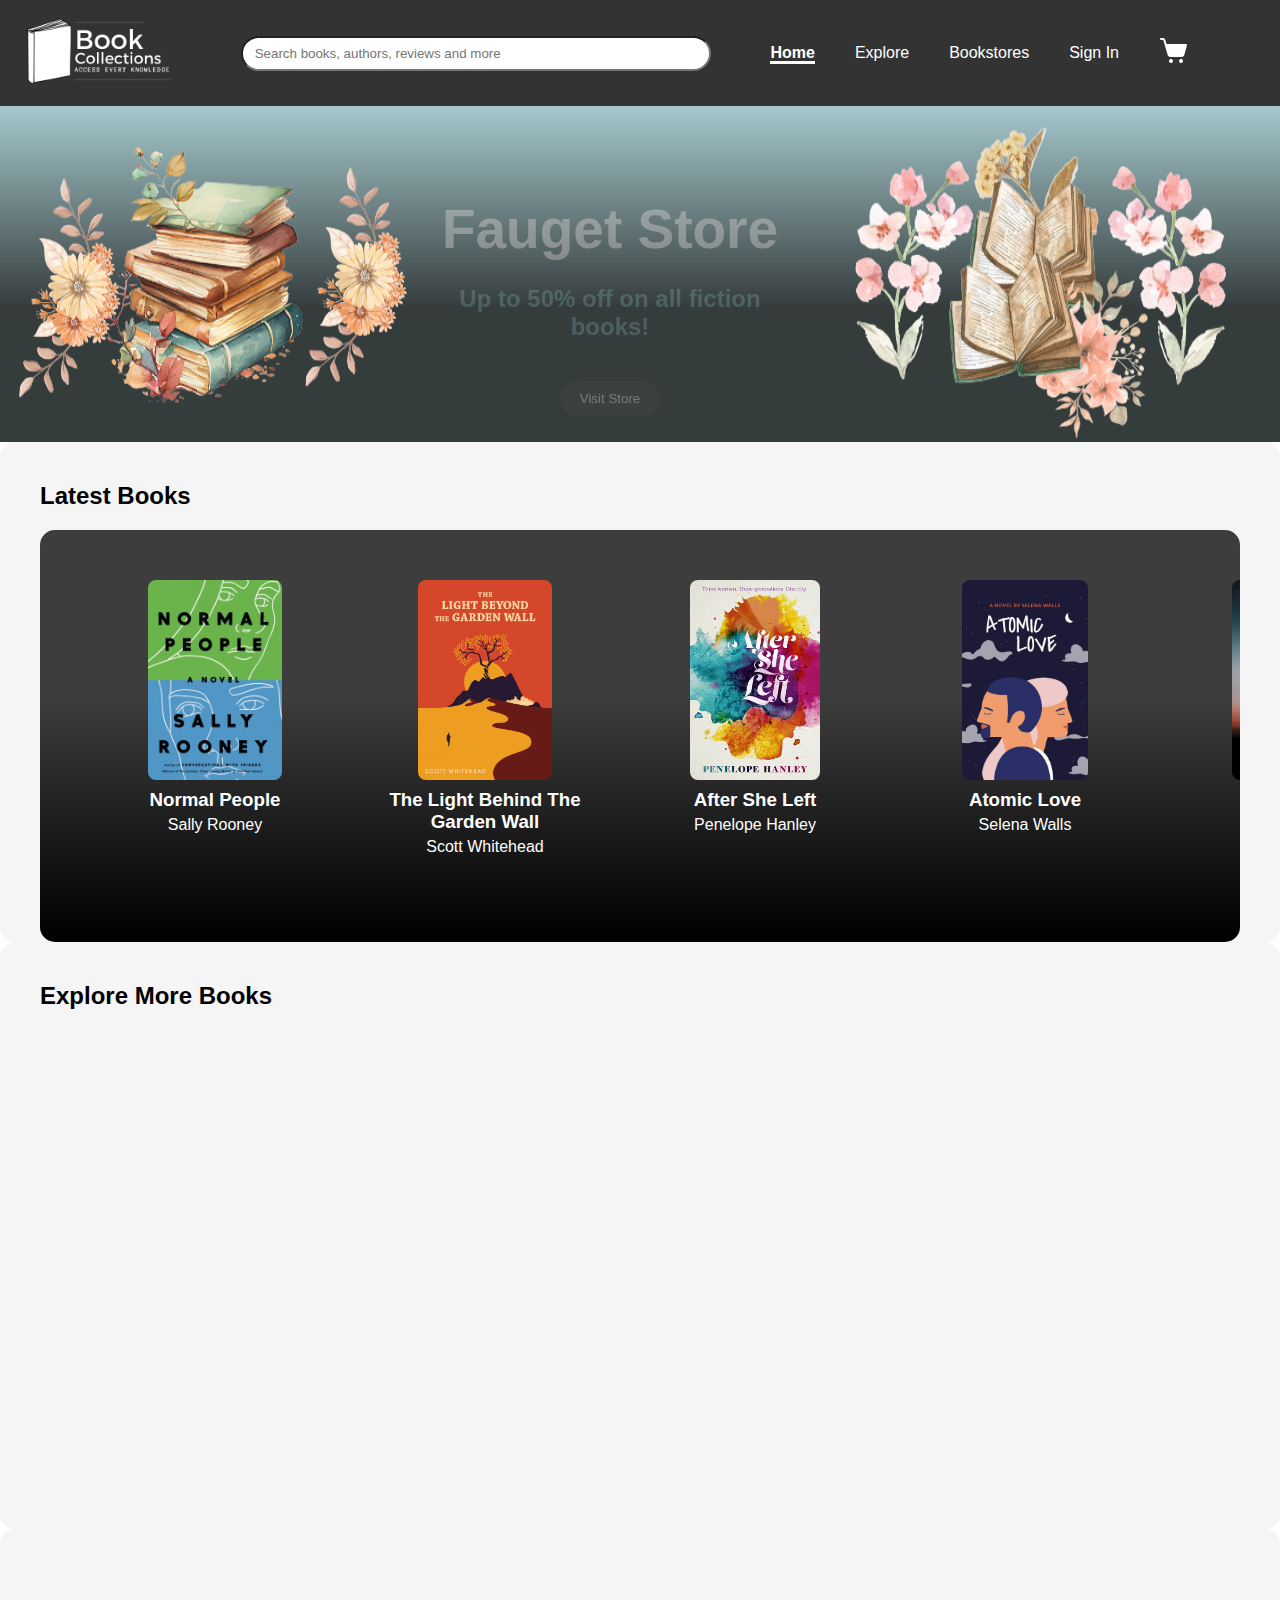
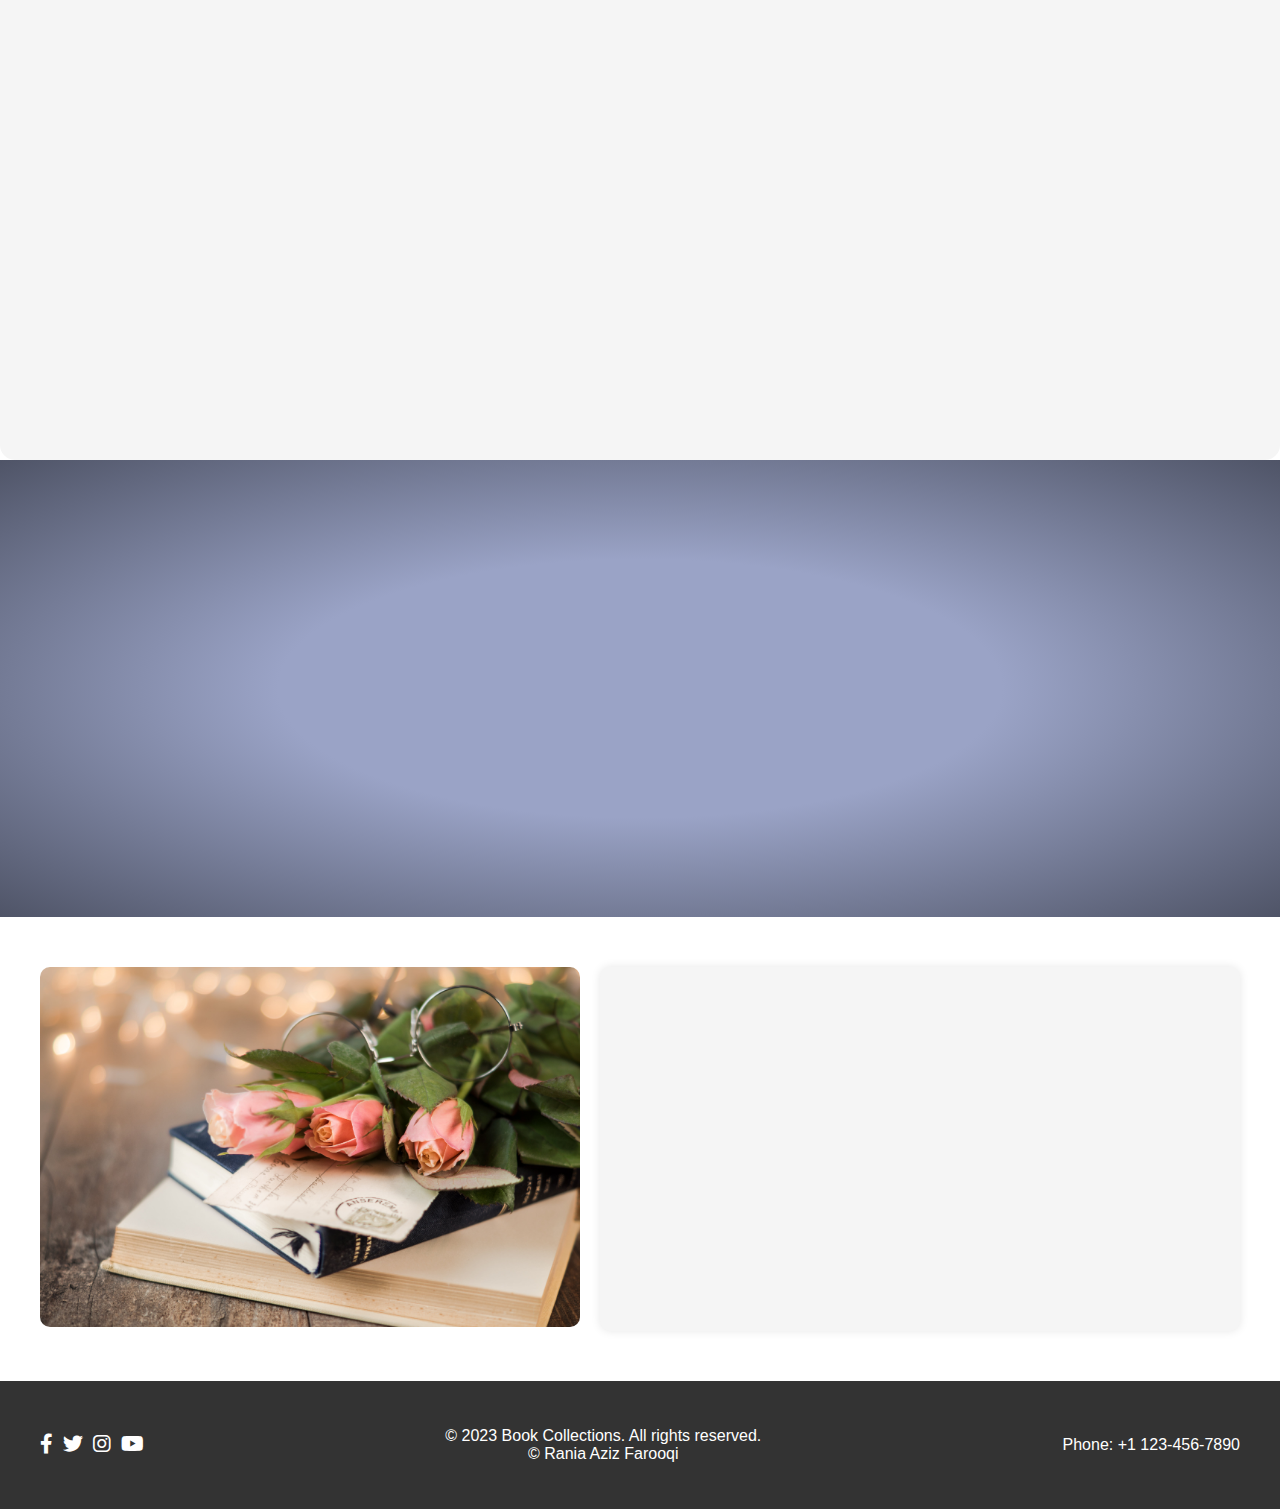
<file: index.html>
<!DOCTYPE html>
<html lang="en">
<head>
    <meta charset="UTF-8">
    <meta name="viewport" content="width=device-width, initial-scale=1.0">
    <script src="https://cdnjs.cloudflare.com/ajax/libs/gsap/3.12.2/gsap.min.js"></script> <!--importing gsap-->
    <link rel="stylesheet" href="https://cdnjs.cloudflare.com/ajax/libs/font-awesome/6.0.0-beta2/css/all.min.css"><!--to import the icons in the footer-->
    <link rel="icon" href="bookstore-logo.png" type="image/x-icon"/> <!--setting the window icon-->
    <title>Home | Book Collections</title> <!--naming the tab-->
    <link rel="stylesheet" href="styles.css"> <!--attaching the stylesheet-->
</head>
<body>

    <header> <!--common header among the pages-->
        <div class="top-bar">
            <div class="logo-container"> <!--logo-->
                <a href="index.html"><img src="bookstore-logo.png" alt="Bookstore Logo"></a> <!--the logo links to the index page-->
            </div>
            <div class="search-bar"> <!--search bar-->
                <input type="text" placeholder=" Search books, authors, reviews and more"> <!--text within the search bar-->
            </div>
            <div class="right-section"> <!--nav links-->
                <nav>
                    <input type="checkbox" class="toggle-menu"> <!--hamburger menu (hidden initially)-->
                    <div class="hamburger"></div>
                    <ul class="menu">
                        <li><a href="index.html" class="active">Home</a></li> <!--active-->
                        <li><a href="explore.html">Explore</a></li>
                        <li><a href="bookstore.html">Bookstores</a></li>
                        <li><a href="signin.html">Sign In</a></li>
                        <li><a href="cart.html"><img src="cart-icon.png" alt="Cart"></a></li> <!--cart icon-->
                    </ul>
                </nav>
            </div>
        </div>
    </header>


    <!--image section with a call-to-action button -->
    <div class="image-section" onmousemove="draw(event)"><!--calls the function to draw using cursor when hovered over-->
        <img src="bookstore-image1.png" alt="Bookstore Image">
        <div class="text-content">
            <h1>Fauget Store</h1>
            <h3>Up to 50% off on all fiction books!</h3>
            <button class="visit-store-btn">Visit Store</button>
        </div>
        <img src="bookstore-image2.png" alt="Bookstore Image">
    </div>

    <!--section for displaying the latest books -->
    <section id="latest-books">
        <h2 class="fade-in">Latest Books</h2>
        <div class="book-scroller fade-in"> <!--scroller-->
            <div class="book"> <!--book cover and details-->
                <img src="book1.jpg" alt="Book 1">
                <h3>Normal People</h3>
                <p>Sally Rooney</p>
                <div class="add-to-cart">
                    <button>Add to Cart</button> <!--activates on hover-->
                </div>
            </div>
            <div class="book"> <!--book cover and details-->
                <img src="book2.jpg" alt="Book 2">
                <h3>The Light Behind The Garden Wall</h3>
                <p>Scott Whitehead</p>
                <div class="add-to-cart">
                    <button>Add to Cart</button> <!--activates on hover-->
                </div>
            </div>
            <div class="book"> <!--book cover and details-->
                <img src="book3.jpg" alt="Book 3">
                <h3>After She Left</h3>
                <p>Penelope Hanley</p>
                <div class="add-to-cart">
                    <button>Add to Cart</button> <!--activates on hover-->
                </div>
            </div>
            <div class="book"> <!--book cover and details-->
                <img src="book4.jpg" alt="Book 4">
                <h3>Atomic Love</h3>
                <p>Selena Walls</p>
                <div class="add-to-cart">
                    <button>Add to Cart</button> <!--activates on hover-->
                </div>
            </div>
            <div class="book"> <!--book cover and details-->
                <img src="book5.jpg" alt="Book 5">
                <h3>Memory</h3>
                <p>Angelina Aludo</p>
                <div class="add-to-cart">
                    <button>Add to Cart</button> <!--activates on hover-->
                </div>
            </div>
            <div class="book"> <!--book cover and details-->
                <img src="book6.png" alt="Book 6">
                <h3>Bigger & Better</h3>
                <p>Kevin Lee</p>
                <div class="add-to-cart">
                    <button>Add to Cart</button> <!--activates on hover-->
                </div>
            </div>
            <div class="book"> <!--book cover and details-->
                <img src="book7.jpg" alt="Book 7">
                <h3>The Night She Disappeared</h3>
                <p>Lisa Jewell</p>
                <div class="add-to-cart">
                    <button>Add to Cart</button> <!--activates on hover-->
                </div>
            </div>
            <div class="book"> <!--book cover and details-->
                <img src="book8.jpg" alt="Book 8">
                <h3>The Silent Patient</h3>
                <p>Alex Michaelides</p>
                <div class="add-to-cart">
                    <button>Add to Cart</button> <!--activates on hover-->
                </div>
            </div>
        </div>
        
    </section>

    <!--section for exploring more books -->
    <section id="explore">
        <h2 class="fade-in">Explore More Books</h2>
        <div class="book-scroller fade-in"><!--scroller-->
            <div class="book"> <!--book cover and details-->
                <img src="book9.jpg" alt="Book 1">
                <h3>Harry Potter And The Deathly Hallows</h3>
                <p>J.K. Rowling</p>
                <div class="add-to-cart">
                    <button>Add to Cart</button> <!--activates on hover-->
                </div>
            </div>
            <div class="book"> <!--book cover and details-->
                <img src="book12.jpg" alt="Book 2">
                <h3>Beyond the Wand</h3>
                <p>Tom Felton</p>
                <div class="add-to-cart">
                    <button>Add to Cart</button> <!--activates on hover-->
                </div>
            </div>
            <div class="book"> <!--book cover and details-->
                <img src="book16.jpg" alt="Book 3">
                <h3>Letters To The Lost</h3>
                <p>Bridgit Kemmerer</p>
                <div class="add-to-cart">
                    <button>Add to Cart</button> <!--activates on hover-->
                </div>
            </div>
            <div class="book"> <!--book cover and details-->
                <img src="book11.jpg" alt="Book 4">
                <h3>A Good Girl's Guide To Murder</h3>
                <p>Holly Jackson</p>
                <div class="add-to-cart">
                    <button>Add to Cart</button> <!--activates on hover-->
                </div>
            </div>
            <div class="book"> <!--book cover and details-->
                <img src="book13.jpg" alt="Book 5">
                <h3>Madly, Deeply: The Alan Rickman Diaries</h3>
                <p>Alan Rickman</p>
                <div class="add-to-cart">
                    <button>Add to Cart</button> <!--activates on hover-->
                </div>
            </div>
            <div class="book"> <!--book cover and details-->
                <img src="book14.jpg" alt="Book 6">
                <h3>A Thousand Splendid Suns</h3>
                <p>Khaled Hosseini</p>
                <div class="add-to-cart">
                    <button>Add to Cart</button> <!--activates on hover-->
                </div>
            </div>
            <div class="book"> <!--book cover and details-->
                <img src="book10.jpg" alt="Book 7">
                <h3>Holly</h3>
                <p>Stephen King</p>
                <div class="add-to-cart">
                    <button>Add to Cart</button> <!--activates on hover-->
                </div>
            </div>
            <div class="book"> <!--book cover and details-->
                <img src="book15.jpg" alt="Book 8">
                <h3>Traitors Gate</h3>
                <p>Jeffrey Archer</p>
                <div class="add-to-cart">
                    <button>Add to Cart</button> <!--activates on hover-->
                </div>
            </div>
        </div>
        <div class="explore-more-container fade-in">
            <button class="explore-more-btn"><a href="explore.html">Explore More</a></button> <!--link to the explore page-->
        </div>
    </section>

    <!--section for displaying local bookstores-->
    <section id="bookstores">
        <h2 class="fade-in">Local Bookstores</h2>
        <div class="bookstore-scroller fade-in"> <!--scroller-->
            <div class="bookstore"> <!--bookstore logo and name-->
                <img src="bookstore1.jpg" alt="Bookstore 1">
                <h3>CoolBook Bookstore</h3>
            </div>
            <div class="bookstore"> <!--bookstore logo and name-->
                <img src="bookstore2.jpg" alt="Bookstore 2">
                <h3>Word Bookstore</h3>
            </div>
            <div class="bookstore"> <!--bookstore logo and name-->
                <img src="bookstore3.png" alt="Bookstore 1">
                <h3>The Story Shop</h3>
            </div>
            <div class="bookstore"> <!--bookstore logo and name-->
                <img src="bookstore4.png" alt="Bookstore 2">
                <h3>Box Of Books</h3>
            </div>
            <div class="bookstore"> <!--bookstore logo and name-->
                <img src="bookstore5.png" alt="Bookstore 1">
                <h3>Mouse & Bear Books</h3>
            </div>
            <div class="bookstore"> <!--bookstore logo and name-->
                <img src="bookstore6.jpg" alt="Bookstore 2">
                <h3>Booke Bookstore</h3>
            </div>
        </div>
        <div class="explore-more-container fade-in">
            <button class="explore-more-btn"><a href="bookstore.html">Explore More</a></button> <!--links to the bookstore page-->
        </div>
        </div>
    </section>
    
    <!--image section as a banner-->
    <div class="image-section2">
        <img src="hp1.png" alt="Bookstore Image" class="hpimage1 fade-in">
        <div class="text2 fade-in">
            <h1 class="fade-in">Harry Potter Box Set</h1>
            <h3 class="fade-in">Only for 199.99 AED on The Story Shop!</h3>
            <button class="visit-store-btn fade-in">Visit Store</button>
        </div>
        <img src="hp2.png" alt="Bookstore Image" class="hpimage fade-in">
    </div>

    <!--section for signing up for a newsletter-->
    <div class="newsletter-section">
        <div class="newsletter-image">
            <img src="newsletter-image.jpeg" alt="Newsletter Image">
        </div>
        <div class="newsletter-container">
            <h2 class="fade-in">Sign up for our newsletter</h2>
            <p class="fade-in">Get the latest updates on new releases, promotions, and more.</p>
            <form class="newsletter-form fade-in"><!--for,-->
                <input type="email" placeholder="Your email address" required>
                <button type="submit">Subscribe</button>
            </form>
        </div>
    </div>
    <a href="#" class="back-to-top"><i class="fas fa-arrow-up"></i></a> <!--this link is for displaying a back to the top button-->

    <!--common footer-->
    <footer>
      <div class="footer-content">
        <div class="social-media"><!--the icons are imported from Font Awesome Library-->
          <a href="#" class="social-link"><i class="fab fa-facebook-f"></i></a><!--the class refers to the icons form the library-->
          <a href="#" class="social-link"><i class="fab fa-twitter"></i></a>
          <a href="#" class="social-link"><i class="fab fa-instagram"></i></a>
          <a href="#" class="social-link"><i class="fab fa-youtube"></i></a>
        </div>
        <p>&copy; 2023 Book Collections. All rights reserved.<br>&copy; Rania Aziz Farooqi </p><!--The copyright-->
  
        <div class="contact-info">
          <p>Phone: +1 123-456-7890</p>
        </div>
      </div>
    </footer>

    <script src="scripts.js"></script><!--linking external script-->

    <script>    
        function draw(e) { //function for cursor hover
            const canvas = document.createElement('div');
            canvas.className = 'canvas';

            const xPos = e.clientX;
            const yPos = e.clientY;

            canvas.style.width = '40px';
            canvas.style.height = '40px';
            canvas.style.borderRadius = '50%';
            canvas.style.opacity=0.4;
            canvas.style.position = 'absolute';
            canvas.style.top = `${yPos - 30}px`;
            canvas.style.left = `${xPos - 20}px`;
            canvas.style.transition = 'all 0.3s ease-out';

            const randomColor = getRandomColor(); //gets color for the circles
            canvas.style.background = randomColor;

            document.body.appendChild(canvas);

            setTimeout(() => {
                canvas.style.transform = 'scale(0)';
            }, 10);

            setTimeout(() => {
                document.body.removeChild(canvas);
            }, 310);
        }

        function getRandomColor() { //function to get a random color
            const letters = '0123456789ABCDEF';
            let color = '#';
            for (let i = 0; i < 6; i++) {
                color += letters[Math.floor(Math.random() * 16)];
            }
            return color;
        }
    </script>
</body>
</html>
</file>
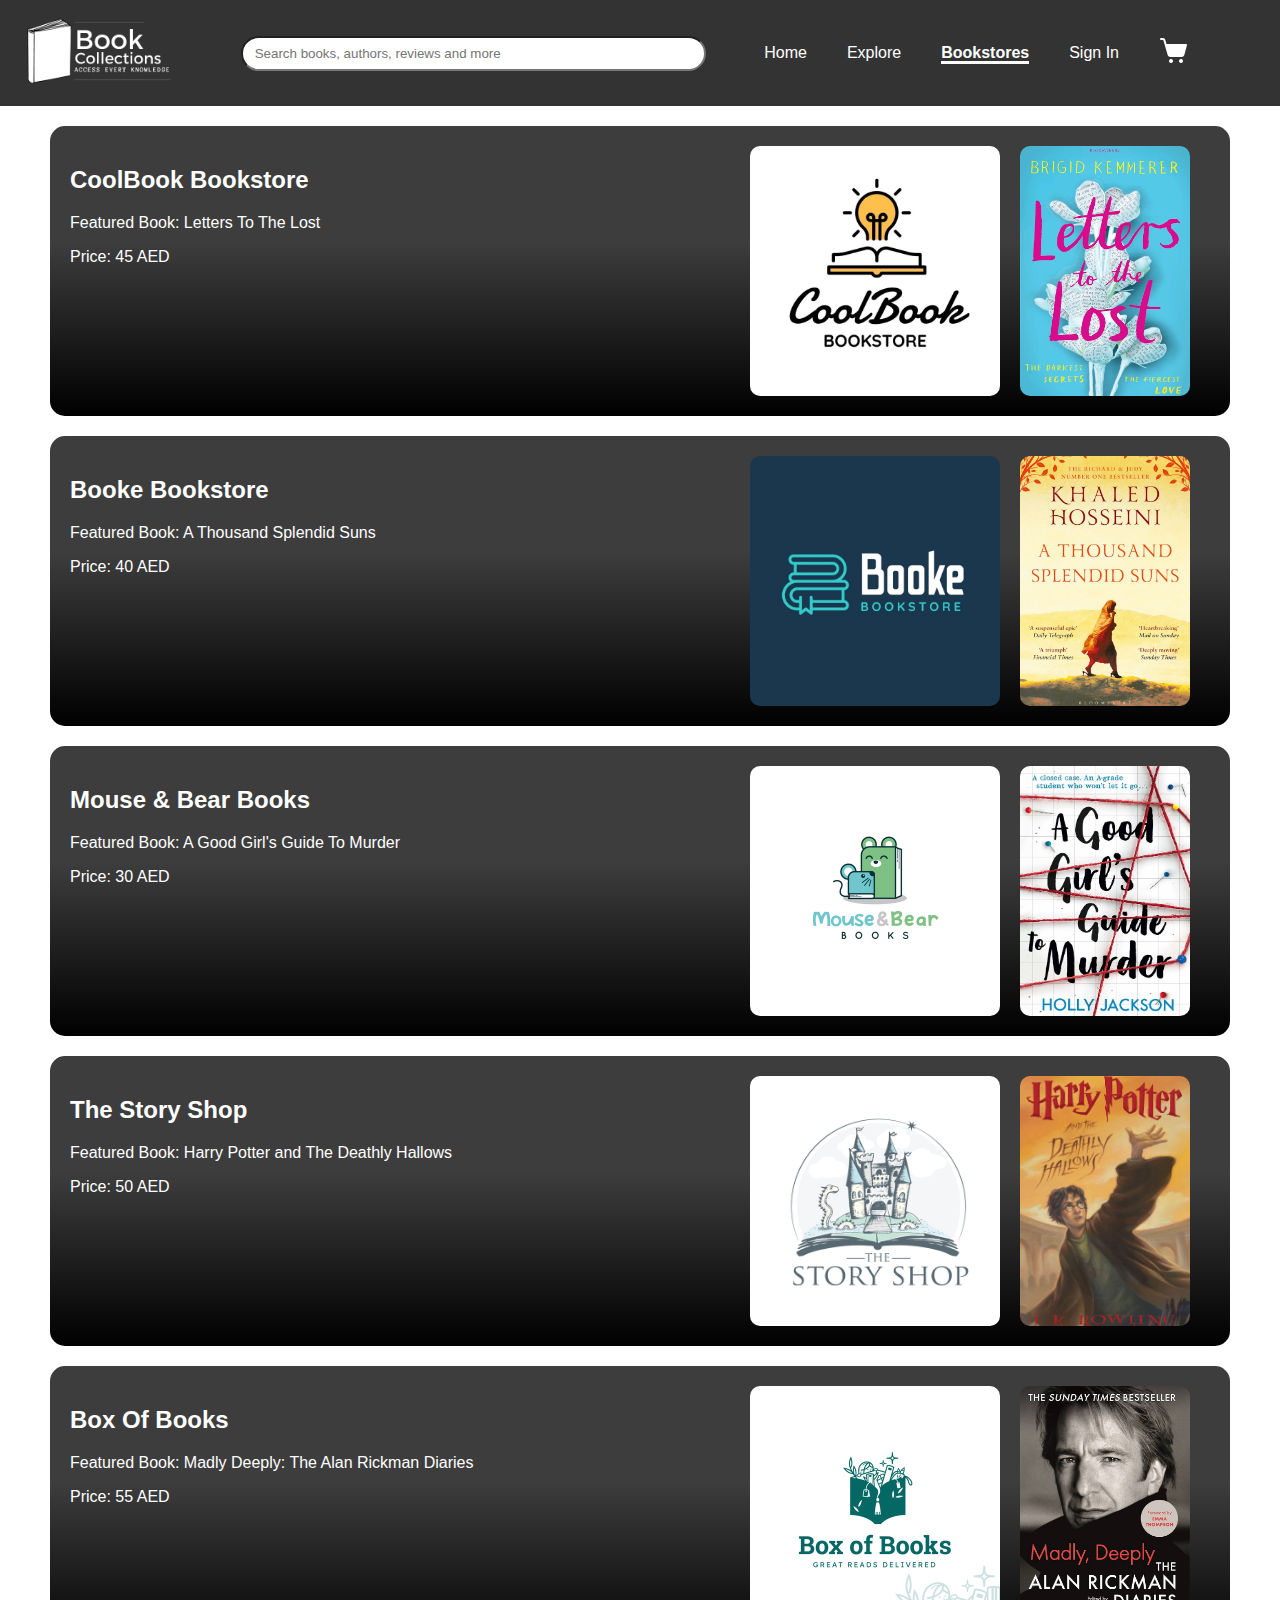
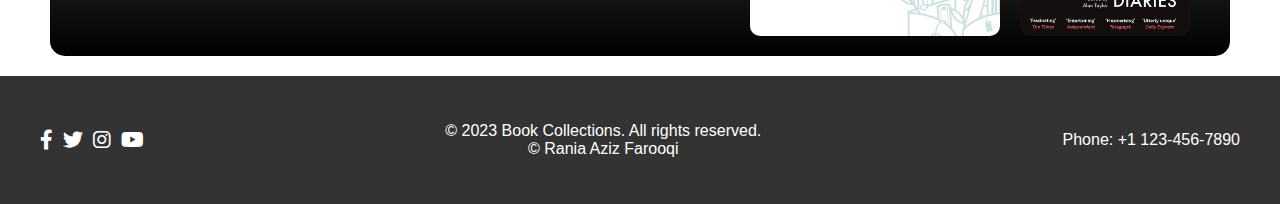
<file: bookstore.html>
<!DOCTYPE html>
<html lang="en">
<head>
    <meta charset="UTF-8">
    <meta name="viewport" content="width=device-width, initial-scale=1.0">
    <script src="https://cdnjs.cloudflare.com/ajax/libs/gsap/3.12.2/gsap.min.js"></script> <!--importing gsap-->
    <link rel="stylesheet" href="https://cdnjs.cloudflare.com/ajax/libs/font-awesome/6.0.0-beta2/css/all.min.css"><!--to import the icons in the footer-->
    <link rel="icon" href="bookstore-logo.png" type="image/x-icon"/> <!--setting the window icon-->
    <title>Bookstores | Book Collections</title> <!--naming the tab-->
    <link rel="stylesheet" href="styles.css"> <!--attaching the stylesheet-->
</head>
<body>

    <header> <!--common header among the pages-->
        <div class="top-bar">
            <div class="logo-container"> <!--logo-->
                <a href="index.html"><img src="bookstore-logo.png" alt="Bookstore Logo"></a> <!--the logo links to the index page-->
            </div>
            <div class="search-bar"> <!--search bar-->
                <input type="text" placeholder=" Search books, authors, reviews and more"> <!--text within the search bar-->
            </div>
            <div class="right-section"> <!--nav links-->
                <nav>
                    <input type="checkbox" class="toggle-menu"> <!--hamburger menu (hidden initially)-->
                    <div class="hamburger"></div>
                    <ul class="menu">
                        <li><a href="index.html">Home</a></li> 
                        <li><a href="explore.html">Explore</a></li>
                        <li><a href="bookstore.html"  class="active">Bookstores</a></li> <!--active-->
                        <li><a href="signin.html">Sign In</a></li>
                        <li><a href="cart.html"><img src="cart-icon.png" alt="Cart"></a></li> <!--cart icon-->
                    </ul>
                </nav>
            </div>
        </div>
    </header>

    <!--bookstore section-->
    <!--JavaScript for the hover animation-->
    <div class="bookstore-section" onmouseover="animateBookstoreSection(this)" onmouseout="resetBookstoreSection(this)"> 
        <div class="bookstore-info"> <!--bookstore info and logo + featured book info and cover-->
            <h2>CoolBook Bookstore</h2>
            <p>Featured Book: Letters To The Lost</p>
            <p>Price: 45 AED</p>
        </div>
        <div class="bookstore-images">
            <img src="bookstore1.jpg" alt="Bookstore 1" class="store">
            <img src="book16.jpg" alt="Featured Book">
        </div>
    </div>

    <!--JavaScript for the hover animation-->
    <div class="bookstore-section" onmouseover="animateBookstoreSection(this)" onmouseout="resetBookstoreSection(this)">
        <div class="bookstore-info"> <!--bookstore info and logo + featured book info and cover-->
            <h2>Booke Bookstore</h2>
            <p>Featured Book: A Thousand Splendid Suns</p>
            <p>Price: 40 AED</p>
        </div>
        <div class="bookstore-images">
            <img src="bookstore6.jpg" alt="Bookstore 1" class="store">
            <img src="book14.jpg" alt="Featured Book">
        </div>
    </div>

    <!--JavaScript for the hover animation-->
    <div class="bookstore-section" onmouseover="animateBookstoreSection(this)" onmouseout="resetBookstoreSection(this)">
        <div class="bookstore-info"> <!--bookstore info and logo + featured book info and cover-->
            <h2>Mouse & Bear Books</h2>
            <p>Featured Book: A Good Girl's Guide To Murder</p>
            <p>Price: 30 AED</p>
        </div>
        <div class="bookstore-images">
            <img src="bookstore5.png" alt="Bookstore 1" class="store">
            <img src="book11.jpg" alt="Featured Book">
        </div>
    </div>

    <!--JavaScript for the hover animation-->
    <div class="bookstore-section" onmouseover="animateBookstoreSection(this)" onmouseout="resetBookstoreSection(this)">
        <div class="bookstore-info"> <!--bookstore info and logo + featured book info and cover-->
            <h2>The Story Shop</h2>
            <p>Featured Book: Harry Potter and The Deathly Hallows</p>
            <p>Price: 50 AED</p>
        </div>
        <div class="bookstore-images">
            <img src="bookstore3.png" alt="Bookstore 1" class="store">
            <img src="book9.jpg" alt="Featured Book">
        </div>
    </div>

    <!--JavaScript for the hover animation-->
    <div class="bookstore-section" onmouseover="animateBookstoreSection(this)" onmouseout="resetBookstoreSection(this)">
        <div class="bookstore-info"> <!--bookstore info and logo + featured book info and cover-->
            <h2>Box Of Books</h2>
            <p>Featured Book: Madly Deeply: The Alan Rickman Diaries</p>
            <p>Price: 55 AED</p>
        </div>
        <div class="bookstore-images">
            <img src="bookstore4.png" alt="Bookstore 1" class="store">
            <img src="book13.jpg" alt="Featured Book">
        </div>
    </div>


    <a href="#" class="back-to-top"><i class="fas fa-arrow-up"></i></a> <!--this link is for displaying a back to the top button-->

    <!--common footer-->
    <footer>
      <div class="footer-content">
        <div class="social-media"><!--the icons are imported from Font Awesome Library-->
          <a href="#" class="social-link"><i class="fab fa-facebook-f"></i></a><!--the class refers to the icons form the library-->
          <a href="#" class="social-link"><i class="fab fa-twitter"></i></a>
          <a href="#" class="social-link"><i class="fab fa-instagram"></i></a>
          <a href="#" class="social-link"><i class="fab fa-youtube"></i></a>
        </div>
        <p>&copy; 2023 Book Collections. All rights reserved.<br>&copy; Rania Aziz Farooqi </p><!--The copyright-->
  
        <div class="contact-info">
          <p>Phone: +1 123-456-7890</p>
        </div>
      </div>
    </footer>

    <script src="scripts.js"></script>
    <script>
        //changes the scale of the section
        function animateBookstoreSection(element) {
            element.style.transform = 'scale(1.05)';
        }

        function resetBookstoreSection(element) {
            element.style.transform = 'scale(1)';
        }

    </script>
</body>
</html>
</file>
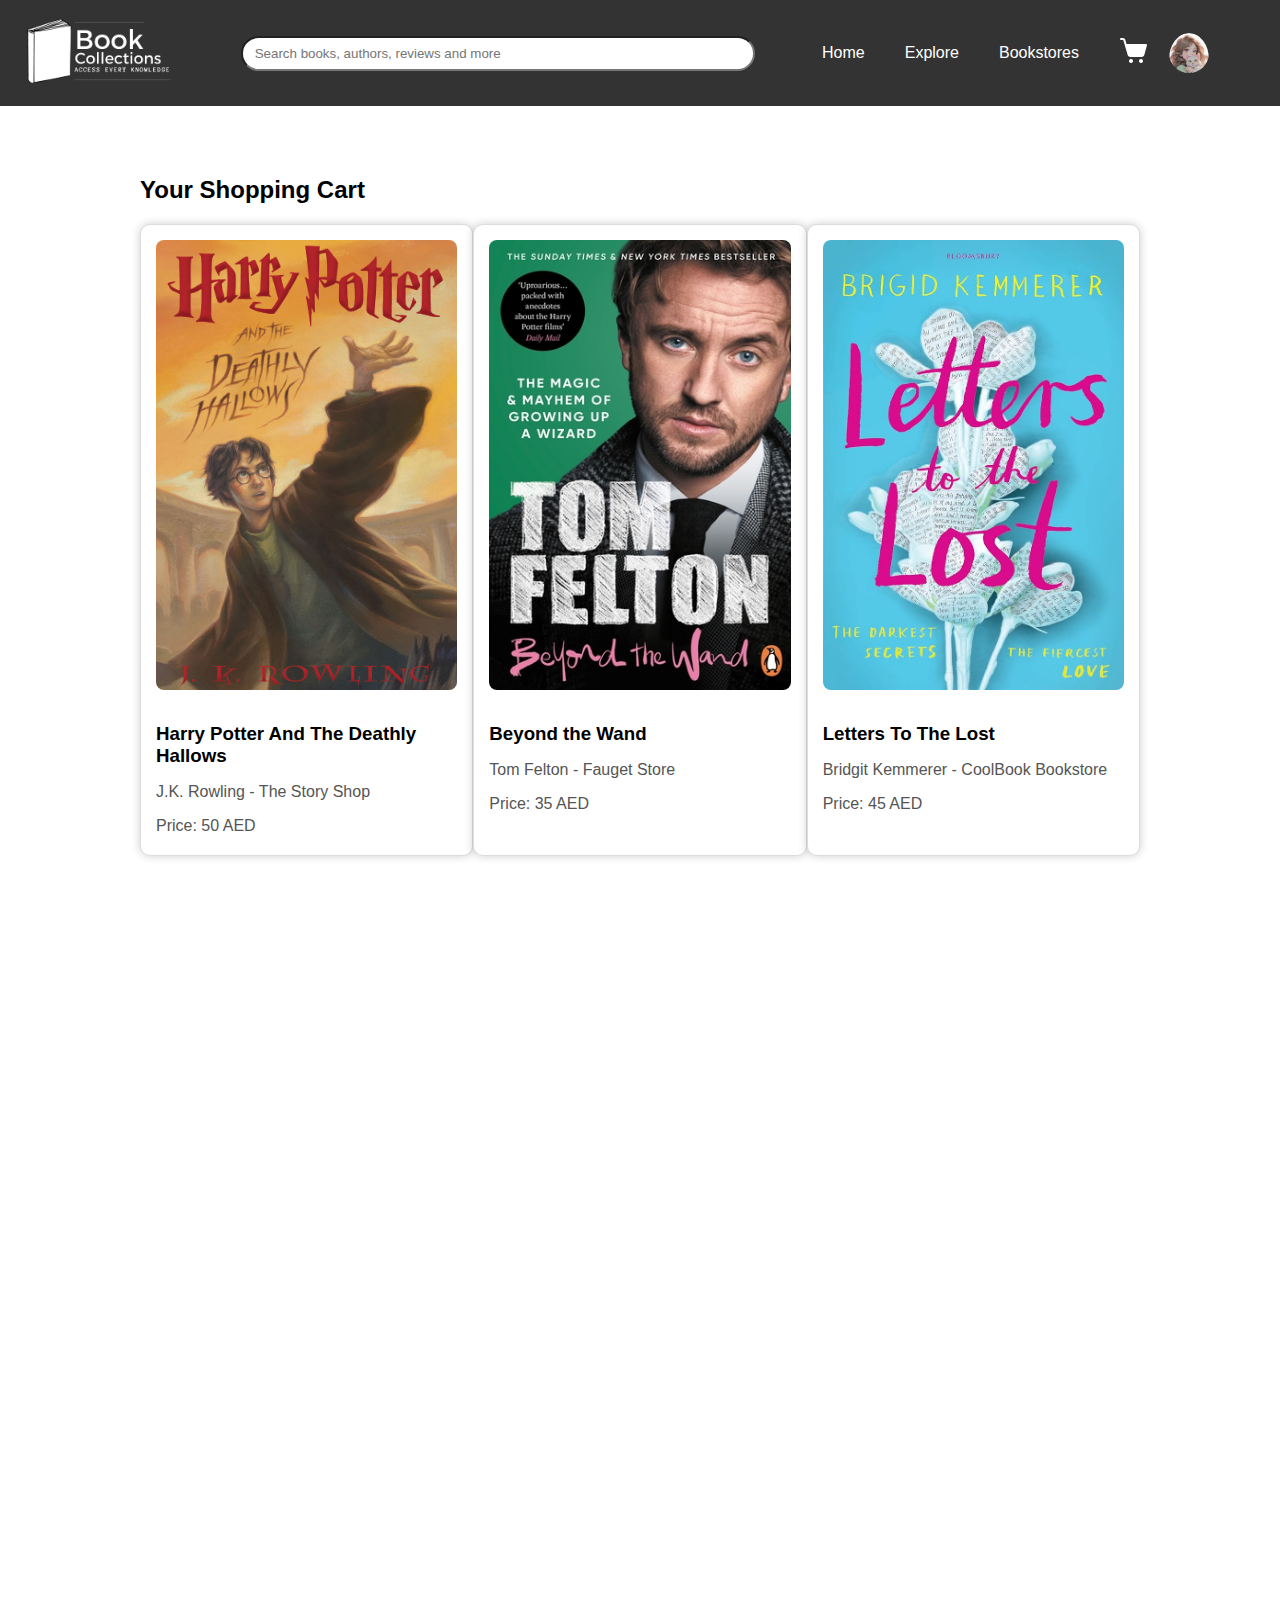
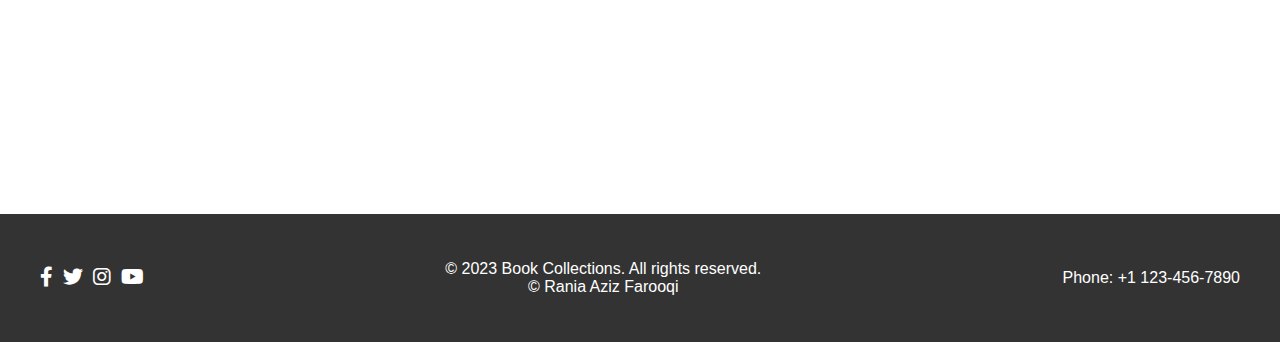
<file: cart.html>
<!DOCTYPE html>
<html lang="en">
<head>
    <meta charset="UTF-8">
    <meta name="viewport" content="width=device-width, initial-scale=1.0">
    <script src="https://cdnjs.cloudflare.com/ajax/libs/gsap/3.12.2/gsap.min.js"></script> <!--importing gsap-->
    <link rel="stylesheet" href="https://cdnjs.cloudflare.com/ajax/libs/font-awesome/6.0.0-beta2/css/all.min.css"><!--to import the icons in the footer-->
    <link rel="icon" href="bookstore-logo.png" type="image/x-icon"/> <!--setting the window icon-->
    <title>Cart | Book Collections</title> <!--naming the tab-->
    <link rel="stylesheet" href="styles.css"> <!--attaching the stylesheet-->
</head>
<body>

    <header> <!--common header among the pages-->
        <div class="top-bar">
            <div class="logo-container"> <!--logo-->
                <a href="index.html"><img src="bookstore-logo.png" alt="Bookstore Logo"></a> <!--the logo links to the index page-->
            </div>
            <div class="search-bar"> <!--search bar-->
                <input type="text" placeholder=" Search books, authors, reviews and more"> <!--text within the search bar-->
            </div>
            <div class="right-section"> <!--nav links-->
                <nav>
                    <input type="checkbox" class="toggle-menu"> <!--hamburger menu (hidden initially)-->
                    <div class="hamburger"></div>
                    <ul class="menu">
                        <li><a href="index.html">Home</a></li> 
                        <li><a href="explore.html">Explore</a></li>
                        <li><a href="bookstore.html">Bookstores</a></li>
                        <li><a href="cart.html"><img src="cart-icon.png" alt="Cart"></a></li> <!--cart icon-->
                        <div class="profile-container">
                            <!--profile picture indicating user is signed in(for the cart)-->
                            <img src="profile-picture.jpg" alt="Profile Picture">
                        </div>
                    </ul>
                </nav>


            </div>
        </div>
    </header>

    <div class="cart-page"><!--the cart-->
        <h2 class="fade-in">Your Shopping Cart</h2>
        <div class="cart-items">
            <div class="cart-item fade-in"><!--one cart card that contains the book cover and details-->
                <img src="book9.jpg" alt="Book 1">
                <div class="cart-item-details">
                    <h3>Harry Potter And The Deathly Hallows</h3>
                    <p>J.K. Rowling - The Story Shop</p>
                    <p>Price: 50 AED</p>
                </div>
                <div class="remove-btn">Remove from Cart</div> <!--activates on hover-->
            </div>
            <div class="cart-item fade-in"><!--one cart card that contains the book cover and details-->
                <img src="book12.jpg" alt="Book 2">
                <div class="cart-item-details">
                    <h3>Beyond the Wand</h3>
                    <p>Tom Felton - Fauget Store</p>
                    <p>Price: 35 AED</p>
                </div>
                <div class="remove-btn">Remove from Cart</div> <!--activates on hover-->
            </div>
            
            <div class="cart-item fade-in"><!--one cart card that contains the book cover and details-->
                <img src="book16.jpg" alt="Book 3">
                <div class="cart-item-details">
                    <h3>Letters To The Lost</h3>
                    <p>Bridgit Kemmerer - CoolBook Bookstore</p>
                    <p>Price: 45 AED</p>
                </div>
                <div class="remove-btn">Remove from Cart</div> <!--activates on hover-->
            </div>
            
            <div class="cart-item fade-in"><!--one cart card that contains the book cover and details-->
                <img src="book11.jpg" alt="Book 4">
                <div class="cart-item-details">
                    <h3>A Good Girl's Guide To Murder</h3>
                    <p>Holly Jackson - Mouse & Bear Books</p>
                    <p>Price: 30 AED</p>
                </div>
                <div class="remove-btn">Remove from Cart</div> <!--activates on hover-->
            </div>
            
            <div class="cart-item fade-in"><!--one cart card that contains the book cover and details-->
                <img src="book13.jpg" alt="Book 5">
                <div class="cart-item-details">
                    <h3>Madly, Deeply: The Alan Rickman Diaries</h3>
                    <p>Alan Rickman - Box Of Books</p>
                    <p>Price: 55 AED</p>
                </div>
                <div class="remove-btn">Remove from Cart</div> <!--activates on hover-->
            </div>
            
            <div class="cart-item fade-in"><!--one cart card that contains the book cover and details-->
                <img src="book14.jpg" alt="Book 6">
                <div class="cart-item-details">
                    <h3>A Thousand Splendid Suns</h3>
                    <p>Khaled Hosseini - Booke Bookstore</p>
                    <p>Price: 40 AED</p>
                </div>
                <div class="remove-btn">Remove from Cart</div> <!--activates on hover-->
            </div>
        </div>

        <div class="cart-summary fade-in"><!--checkout section-->
            <h3>Order Summary</h3>
            <p>Total Items: 6</p>
            <p>Subtotal: 255 AED</p>
            <p>Get a free bookmark and a bookish item for purchases over 100 AED.</p>
            <button class="checkout-btn">Proceed to Checkout</button>
        </div>
    </div>

    <a href="#" class="back-to-top"><i class="fas fa-arrow-up"></i></a> <!--this link is for displaying a back to the top button-->

    <!--common footer-->
    <footer>
      <div class="footer-content">
        <div class="social-media"><!--the icons are imported from Font Awesome Library-->
          <a href="#" class="social-link"><i class="fab fa-facebook-f"></i></a><!--the class refers to the icons form the library-->
          <a href="#" class="social-link"><i class="fab fa-twitter"></i></a>
          <a href="#" class="social-link"><i class="fab fa-instagram"></i></a>
          <a href="#" class="social-link"><i class="fab fa-youtube"></i></a>
        </div>
        <p>&copy; 2023 Book Collections. All rights reserved.<br>&copy; Rania Aziz Farooqi </p><!--The copyright-->
  
        <div class="contact-info">
          <p>Phone: +1 123-456-7890</p>
        </div>
      </div>
    </footer>

    <script src="scripts.js"></script>
</body>
</html>
</file>
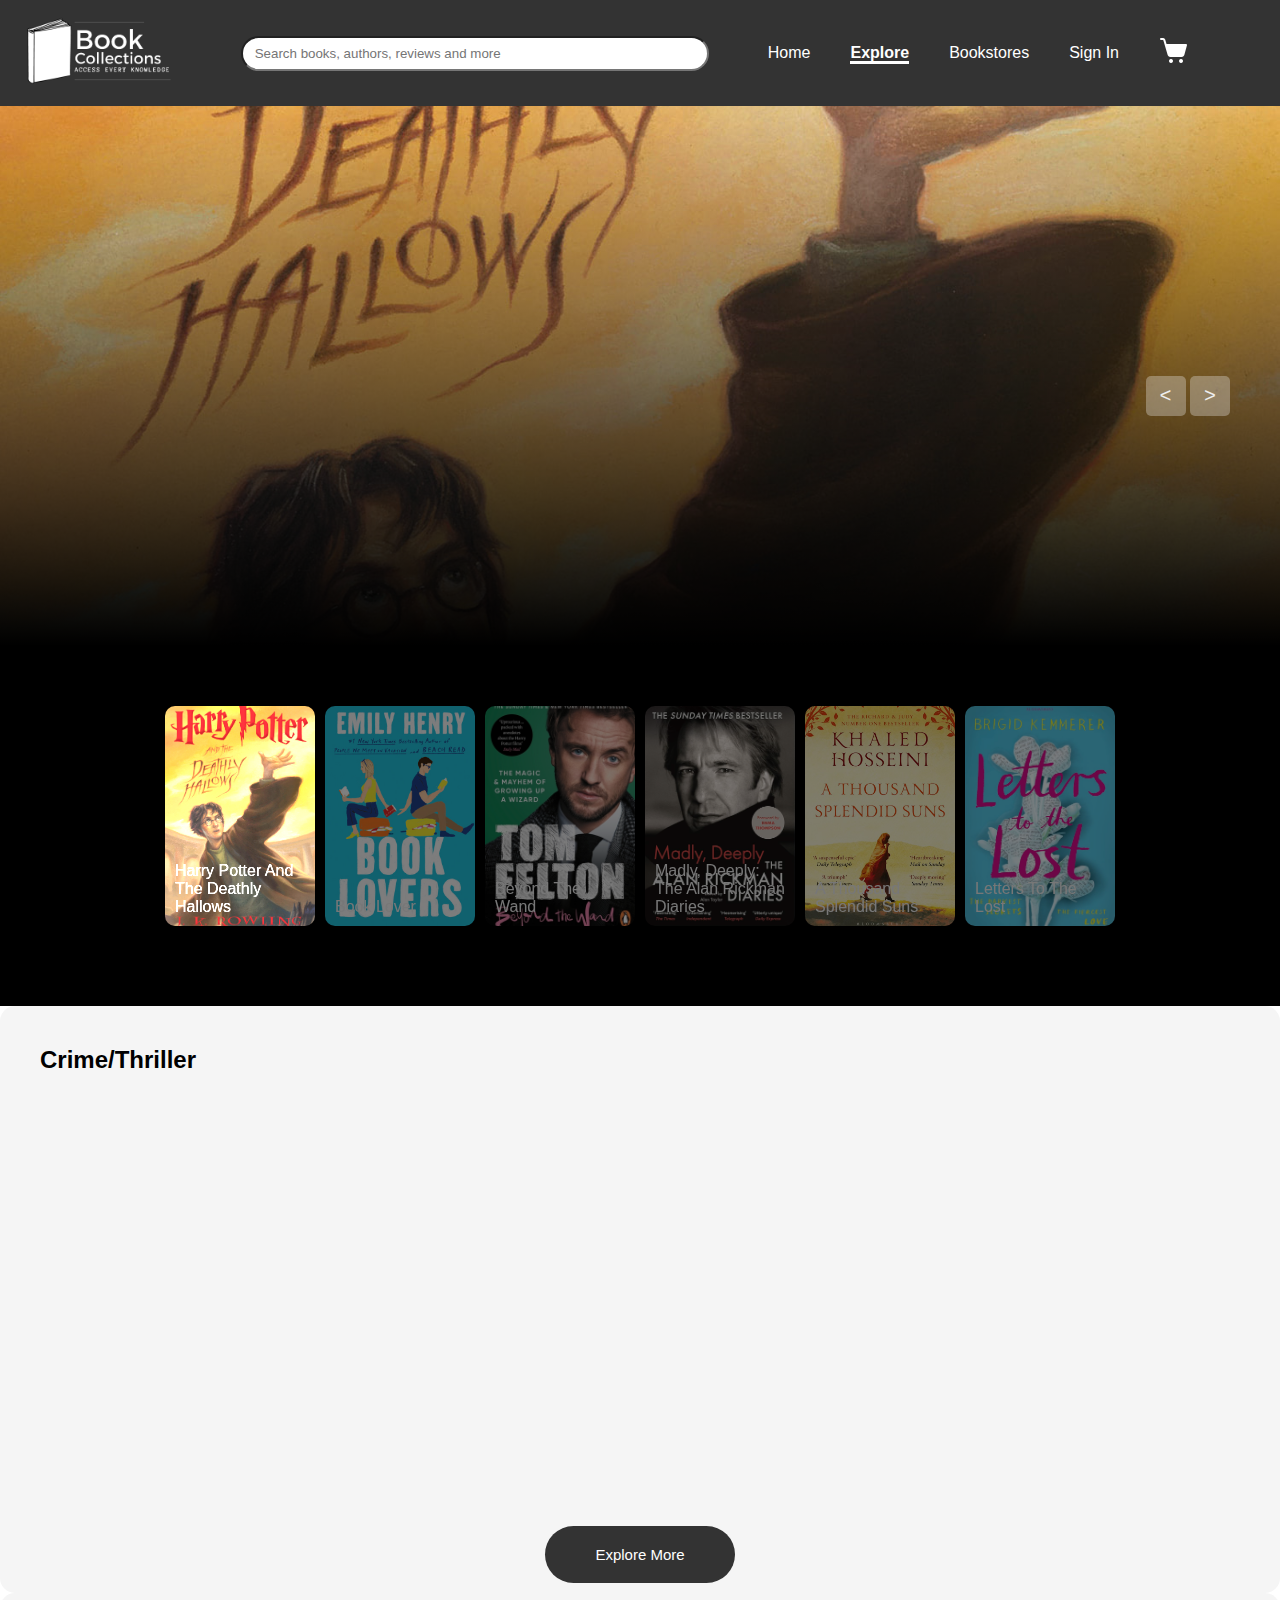
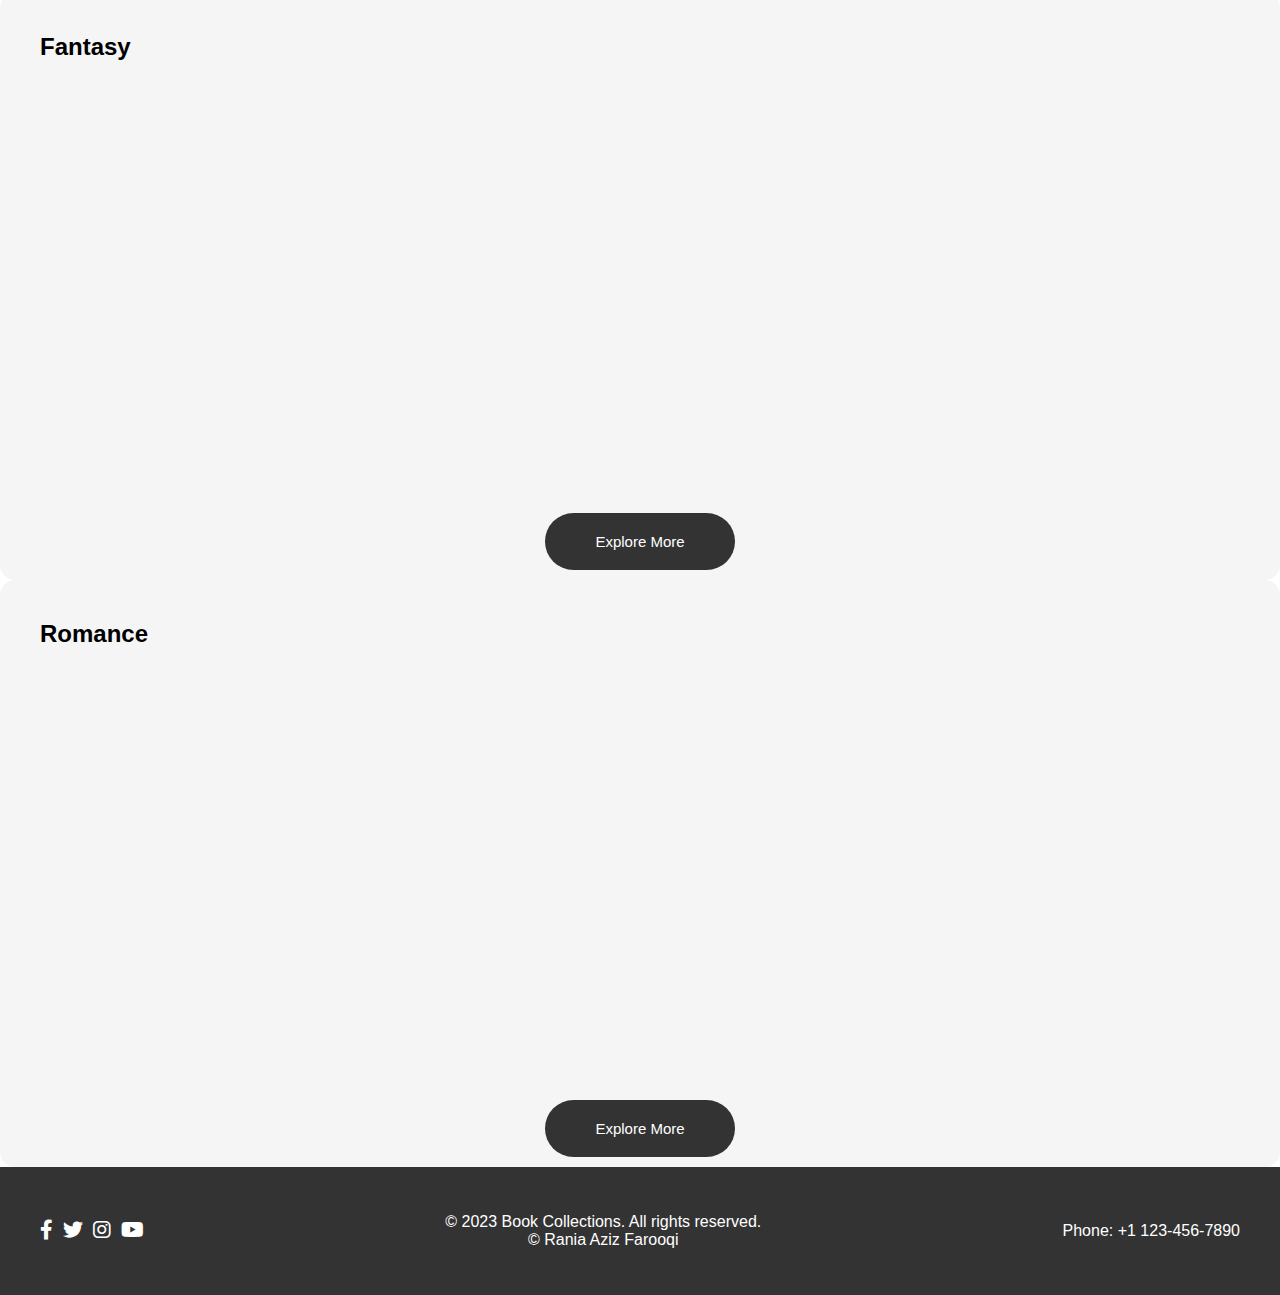
<file: explore.html>
<!DOCTYPE html>
<html lang="en">
<head>
    <meta charset="UTF-8">
    <meta name="viewport" content="width=device-width, initial-scale=1.0">
    <script src="https://cdnjs.cloudflare.com/ajax/libs/gsap/3.12.2/gsap.min.js"></script> <!--importing gsap-->
    <link rel="stylesheet" href="https://cdnjs.cloudflare.com/ajax/libs/font-awesome/6.0.0-beta2/css/all.min.css"><!--to import the icons in the footer-->
    <link rel="icon" href="bookstore-logo.png" type="image/x-icon"/> <!--setting the window icon-->
    <title>Explore | Book Collections</title> <!--naming the tab-->
    <link rel="stylesheet" href="styles.css"> <!--attaching the stylesheet-->
</head>
<body>

    <header> <!--common header among the pages-->
        <div class="top-bar">
            <div class="logo-container"> <!--logo-->
                <a href="index.html"><img src="bookstore-logo.png" alt="Bookstore Logo"></a> <!--the logo links to the index page-->
            </div>
            <div class="search-bar"> <!--search bar-->
                <input type="text" placeholder=" Search books, authors, reviews and more"> <!--text within the search bar-->
            </div>
            <div class="right-section"> <!--nav links-->
                <nav>
                    <input type="checkbox" class="toggle-menu"> <!--hamburger menu (hidden initially)-->
                    <div class="hamburger"></div>
                    <ul class="menu">
                        <li><a href="index.html">Home</a></li> 
                        <li><a href="explore.html" class="active">Explore</a></li> <!--active-->
                        <li><a href="bookstore.html">Bookstores</a></li>
                        <li><a href="signin.html">Sign In</a></li>
                        <li><a href="cart.html"><img src="cart-icon.png" alt="Cart"></a></li> <!--cart icon-->
                    </ul>
                </nav>
            </div>
        </div>
    </header>
    <div class="slider"> <!--the slider-->
        <div class="list"> 
            <div class="item active"> <!--The background of the slider (changes when the book is selected or initially has a timer). 
                Initially starts with Harry Potter-->
                <img src="book9.jpg"> <!--book image and content-->
                <div class="content">
                    <p>J.K. Rowling</p>
                    <h2>Harry Potter and The Deathly Hallows</h2>
                    <p>
                        Harry Potter and the Deathly Hallows is the seventh and final installment of the Harry Potter series. It follows Harry's 
                        quest to find and destroy Voldemort's Horcruxes, while the wizarding world falls into chaos and darkness.
                    </p>
                </div>
            </div>
            <div class="item"> <!--The background of the slider (changes when the book is selected or initially has a timer)-->
                <img src="rom2.jpg"> <!--book image and content-->
                <div class="content">
                    <p>Emily Henry</p>
                    <h2>Book Lovers</h2>
                    <p>
                        Nora Stephens is a workaholic literary agent living in New York who is dragged into a monthlong trip to the picturesque 
                        small town of Sunshine Falls, North Carolina by her younger sister. But when Nora runs into Charlie Lastra - a handsome, 
                        no-nonsense book editor she knows from New York - in Sunshine Falls, she finds herself questioning many aspects of her life.
                    </p>
                </div>
            </div>
            <div class="item"> <!--The background of the slider (changes when the book is selected or initially has a timer)-->
                <img src="book12.jpg"> <!--book image and content-->
                <div class="content">
                    <p>Tom Felton</p>
                    <h2>Beyond The Wand</h2>
                    <p>
                        Beyond the Wand by Tom Felton is a memoir that takes us behind the scenes of Harry Potter, exploring his journey from a 
                        child actor to a young adult. With candid anecdotes and insights, Felton offers a unique perspective on growing up in the 
                        spotlight.
                    </p>
                </div>
            </div>
            <div class="item"> <!--The background of the slider (changes when the book is selected or initially has a timer)-->
                <img src="book13.jpg"> <!--book image and content-->
                <div class="content">
                    <p>Alan Rickman</p>
                    <h2>Madly, Deeply: The Alan Rickman Diaries</h2>
                    <p>
                        Rickman's diaries detail the extraordinary and the ordinary, flitting between worldly and witty and gossipy, 
                        while remaining utterly candid throughout. He takes us inside his home, on trips with friends across the globe, 
                        and on the sets of films and plays ranging from Sense and Sensibility, to Noël Coward's Private Lives, to the final film 
                        he directed, A Little Chaos. Running from 1993 to his death in 2016, the diaries provide singular insight into Rickman's 
                        public and private life.
                    </p>
                </div>
            </div>
            <div class="item"> <!--The background of the slider (changes when the book is selected or initially has a timer)-->
                <img src="book14.jpg"> <!--book image and content-->
                <div class="content">
                    <p>Khaled Hosseini</p>
                    <h2>A Thousand Splendid Suns</h2>
                    <p>
                        A Thousand Splendid Suns tells the story of two women who both end up marrying the same man against their will and the 
                        deep friendship that the two of them form as a result of their experiences.
                    </p>
                </div>
            </div>
            <div class="item"> <!--The background of the slider (changes when the book is selected or initially has a timer)-->
                <img src="book16.jpg"> <!--book image and content-->
                <div class="content">
                    <p>Bridgit Kemmerer</p>
                    <h2>Letters To The Lost</h2>
                    <p>
                        Juliet Young always writes letters to her mother, a world-traveling photojournalist. Even after her mother's death, she 
                        leaves letters at her grave. It's the only way Juliet can cope. Declan Murphy isn't the sort of guy you want to cross. 
                        In the midst of his court-ordered community service at the local cemetery, he's trying to escape the demons of his past.    
                        When Declan reads a haunting letter left beside a grave, he can't resist writing back. Soon, he's opening up to a perfect 
                        stranger, and their connection is immediate. But neither Declan nor Juliet knows that they're not actually strangers. 
                        When life at school interferes with their secret life of letters, sparks will fly as Juliet and Declan discover truths 
                        that might tear them apart.
                    </p>
                </div>
            </div>
        </div>

        <!--arrow buttons for the slider-->
        <div class="arrows">
            <button id="prev"><</button>
            <button id="next">></button>
        </div>

        <!--thumbnails to click on to change the slider background-->
        <div class="thumbnail">
            <div class="item active"> <!--the thumbnail and the name of the book. initially starts with Harry Potter-->
                <img src="book9.jpg">
                <div class="content">
                    Harry Potter And The Deathly Hallows
                </div>
            </div>
            <div class="item"> <!--the thumbnail and the name of the book-->
                <img src="rom2.jpg">
                <div class="content">
                    Book Lover
                </div>
            </div>
            <div class="item"> <!--the thumbnail and the name of the book-->
                <img src="book12.jpg">
                <div class="content">
                    Beyond The Wand
                </div>
            </div>
            <div class="item"> <!--the thumbnail and the name of the book-->
                <img src="book13.jpg">
                <div class="content">
                    Madly, Deeply: The Alan Rickman Diaries
                </div>
            </div>
            <div class="item"> <!--the thumbnail and the name of the book-->
                <img src="book14.jpg">
                <div class="content">
                    A Thousand Splendid Suns
                </div>
            </div>
            <div class="item"> <!--the thumbnail and the name of the book-->
                <img src="book16.jpg">
                <div class="content">
                    Letters To The Lost
                </div>
            </div>
        </div>
    </div>

    <!--section for exploring crime/thriller books -->
    <section id="explore">
        <h2>Crime/Thriller</h2>
        <div class="book-scroller fade-in"> <!--scroller-->
            <div class="book"> <!--book cover and details-->
                <img src="ct1.jpg" alt="Book 1">
                <h3>The Fall Of Crazy House</h3>
                <p>James Patterson</p>
                <div class="add-to-cart">
                    <button>Add to Cart</button> <!--activates on hover-->
                </div>
            </div>
            <div class="book"> <!--book cover and details-->
                <img src="ct2.jpg" alt="Book 2"> <!--activates on hover-->
                <h3>Little Boy Lost</h3>
                <p>J.P. Carter</p>
                <div class="add-to-cart">
                    <button>Add to Cart</button> <!--activates on hover-->
                </div>
            </div>
            <div class="book"> <!--book cover and details-->
                <img src="ct3.jpg" alt="Book 3">
                <h3>Hanging House</h3>
                <p>Dean Rasmussen</p>
                <div class="add-to-cart">
                    <button>Add to Cart</button> <!--activates on hover-->
                </div>
            </div>
            <div class="book"> <!--book cover and details-->
                <img src="ct4.jpg" alt="Book 4">
                <h3>The Girl In The Cabin</h3>
                <p>Stacy Green</p>
                <div class="add-to-cart">
                    <button>Add to Cart</button> <!--activates on hover-->
                </div>
            </div>
            <div class="book"> <!--book cover and details-->
                <img src="ct5.jpg" alt="Book 5">
                <h3>Paint The Dead</h3>
                <p>Jack Gatland</p>
                <div class="add-to-cart">
                    <button>Add to Cart</button> <!--activates on hover-->
                </div>
            </div>
            <div class="book"> <!--book cover and details-->
                <img src="book7.jpg" alt="Book 6">
                <h3>The Night She Disappeared</h3>
                <p>Lisa Jewell</p>
                <div class="add-to-cart">
                    <button>Add to Cart</button> <!--activates on hover-->
                </div>
            </div>
            <div class="book"> <!--book cover and details-->
                <img src="book8.jpg" alt="Book 7">
                <h3>The Silent Patient</h3>
                <p>Alex Michaelides</p>
                <div class="add-to-cart">
                    <button>Add to Cart</button> <!--activates on hover-->
                </div>
            </div>
            <div class="book"> <!--book cover and details-->
                <img src="book11.jpg" alt="Book 8">
                <h3>A Good Girl's Guide To Murder</h3>
                <p>Holly Jackson</p>
                <div class="add-to-cart">
                    <button>Add to Cart</button> <!--activates on hover-->
                </div>
            </div>
        </div>
        <div class="explore-more-container">
            <button class="explore-more-btn"><a href="explore.html">Explore More</a></button> <!--link to the same page-->
        </div>
    </section>

    <!--section for exploring fantasy books -->
    <section id="explore">
        <h2>Fantasy</h2>
        <div class="book-scroller fade-in"> <!--scroller-->
            <div class="book"> <!--book cover and details-->
                <img src="fan1.jpg" alt="Book 1">
                <h3>Fourth Wing</h3>
                <p>Rebecca Yarros</p>
                <div class="add-to-cart">
                    <button>Add to Cart</button> <!--activates on hover-->
                </div>
            </div>
            <div class="book"> <!--book cover and details-->
                <img src="fan2.jpeg" alt="Book 2">
                <h3>The Woven Kingdom</h3>
                <p>Tahereh Mafi</p>
                <div class="add-to-cart">
                    <button>Add to Cart</button> <!--activates on hover-->
                </div>
            </div>
            <div class="book"> <!--book cover and details-->
                <img src="fan3.jpg" alt="Book 3">
                <h3>The Serpents & The Wings Of Night</h3>
                <p>Carissa Broadbent</p>
                <div class="add-to-cart">
                    <button>Add to Cart</button> <!--activates on hover-->
                </div>
            </div>
            <div class="book"> <!--book cover and details-->
                <img src="fan4.jpg" alt="Book 4">
                <h3>A Court Of Thorns And Roses</h3>
                <p>Sarah J. Maas</p>
                <div class="add-to-cart">
                    <button>Add to Cart</button> <!--activates on hover-->
                </div>
            </div>
            <div class="book"> <!--book cover and details-->
                <img src="fan5.jpeg" alt="Book 5">
                <h3>Caraval</h3>
                <p>Stephanie Garber</p>
                <div class="add-to-cart">
                    <button>Add to Cart</button> <!--activates on hover-->
                </div>
            </div>
            <div class="book"> <!--book cover and details-->
                <img src="fan6.jpg" alt="Book 6">
                <h3>The Cruel Prince</h3>
                <p>Holly Black</p>
                <div class="add-to-cart">
                    <button>Add to Cart</button> <!--activates on hover-->
                </div>
            </div>
            <div class="book"> <!--book cover and details-->
                <img src="fan7.jpg" alt="Book 7">
                <h3>Powerless</h3>
                <p>Lauren Roberts</p>
                <div class="add-to-cart">
                    <button>Add to Cart</button> <!--activates on hover-->
                </div>
            </div>
            <div class="book"> <!--book cover and details-->
                <img src="fan8.jpg" alt="Book 8">
                <h3>Of Blood And Water</h3>
                <p>Ellouise Liston</p>
                <div class="add-to-cart">
                    <button>Add to Cart</button> <!--activates on hover-->
                </div>
            </div>
        </div>
        <div class="explore-more-container">
            <button class="explore-more-btn"><a href="explore.html">Explore More</a></button> <!--link to the same page-->
        </div>
    </section>

    <!--section for exploring romance books -->
    <section id="explore">
        <h2>Romance</h2>
        <div class="book-scroller fade-in"> <!--scroller-->
            <div class="book"> <!--book cover and details-->
                <img src="rom7.jpg" alt="Book 1">
                <h3>Things We Never Got Over</h3>
                <p>Lucy Score</p>
                <div class="add-to-cart">
                    <button>Add to Cart</button> <!--activates on hover-->
                </div>
            </div>
            <div class="book"> <!--book cover and details-->
                <img src="rom2.jpg" alt="Book 2">
                <h3>Book Lovers</h3>
                <p>Emily Henry</p>
                <div class="add-to-cart">
                    <button>Add to Cart</button> <!--activates on hover-->
                </div>
            </div>
            <div class="book"> <!--book cover and details-->
                <img src="rom3.jpg" alt="Book 3">
                <h3>One Percent Of You</h3>
                <p>Michelle Gross</p>
                <div class="add-to-cart">
                    <button>Add to Cart</button> <!--activates on hover-->
                </div>
            </div>
            <div class="book"> <!--book cover and details-->
                <img src="rom4.jpg" alt="Book 4">
                <h3>New York, Actually</h3>
                <p>Sarah Morgan</p>
                <div class="add-to-cart">
                    <button>Add to Cart</button> <!--activates on hover-->
                </div>
            </div>
            <div class="book"> <!--book cover and details-->
                <img src="rom5.jpg" alt="Book 5">
                <h3>Yours Truly</h3>
                <p>Abby Jimenez</p>
                <div class="add-to-cart">
                    <button>Add to Cart</button> <!--activates on hover-->
                </div>
            </div>
            <div class="book"> <!--book cover and details-->
                <img src="rom6.jpg" alt="Book 6">
                <h3>The Hating Game</h3>
                <p>Sally Thorne</p>
                <div class="add-to-cart">
                    <button>Add to Cart</button> <!--activates on hover-->
                </div>
            </div>
            <div class="book"> <!--book cover and details-->
                <img src="rom8.jpeg" alt="Book 7">
                <h3>Just Haven't Met You Yet</h3>
                <p>Sophie Cousens</p>
                <div class="add-to-cart">
                    <button>Add to Cart</button> <!--activates on hover-->
                </div>
            </div>
            <div class="book"> <!--book cover and details-->
                <img src="rom1.jpeg" alt="Book 8">
                <h3>Eloise And The Grump Next Door</h3>
                <p>Emma St. Clair & Jenny Proctor</p>
                <div class="add-to-cart">
                    <button>Add to Cart</button> <!--activates on hover-->
                </div>
            </div>
        </div>
        <div class="explore-more-container">
            <button class="explore-more-btn"><a href="explore.html">Explore More</a></button> <!--link to the same page-->
        </div>
    </section>

    <a href="#" class="back-to-top"><i class="fas fa-arrow-up"></i></a> <!--this link is for displaying a back to the top button-->

    <!--common footer-->
    <footer>
      <div class="footer-content">
        <div class="social-media"><!--the icons are imported from Font Awesome Library-->
          <a href="#" class="social-link"><i class="fab fa-facebook-f"></i></a><!--the class refers to the icons form the library-->
          <a href="#" class="social-link"><i class="fab fa-twitter"></i></a>
          <a href="#" class="social-link"><i class="fab fa-instagram"></i></a>
          <a href="#" class="social-link"><i class="fab fa-youtube"></i></a>
        </div>
        <p>&copy; 2023 Book Collections. All rights reserved.<br>&copy; Rania Aziz Farooqi </p><!--The copyright-->
  
        <div class="contact-info">
          <p>Phone: +1 123-456-7890</p>
        </div>
      </div>
    </footer>

    <script src="scripts.js"></script> <!--linking an external script-->
    <script>
        //code for the slider
        let items = document.querySelectorAll('.slider .list .item');
        let next = document.getElementById('next');
        let prev = document.getElementById('prev');
        let thumbnails = document.querySelectorAll('.thumbnail .item');

        //configuring parameters
        let countItem = items.length;
        let itemActive = 0;

        //event next click for the arrows
        next.onclick = function(){
            itemActive = itemActive + 1;
            if(itemActive >= countItem){
                itemActive = 0;
            }
            showSlider();
        }
        //event prev click for the arrows
        prev.onclick = function(){
            itemActive = itemActive - 1;
            if(itemActive < 0){
                itemActive = countItem - 1;
            }
            showSlider();
        }
        //auto run slider
        let refreshInterval = setInterval(() => {
            next.click();
        }, 5000)
        function showSlider(){
            //remove the old item active
            let itemActiveOld = document.querySelector('.slider .list .item.active');
            let thumbnailActiveOld = document.querySelector('.thumbnail .item.active');
            itemActiveOld.classList.remove('active');
            thumbnailActiveOld.classList.remove('active');

            //new active item
            items[itemActive].classList.add('active');
            thumbnails[itemActive].classList.add('active');

            //clear auto time run slider
            clearInterval(refreshInterval);
            refreshInterval = setInterval(() => {
                next.click();
            }, 5000)
        }

        //clicking thumbnail
        thumbnails.forEach((thumbnail, index) => {
            thumbnail.addEventListener('click', () => {
                itemActive = index;
                showSlider();
            })
        })
    </script>
</body>
</html>
</file>
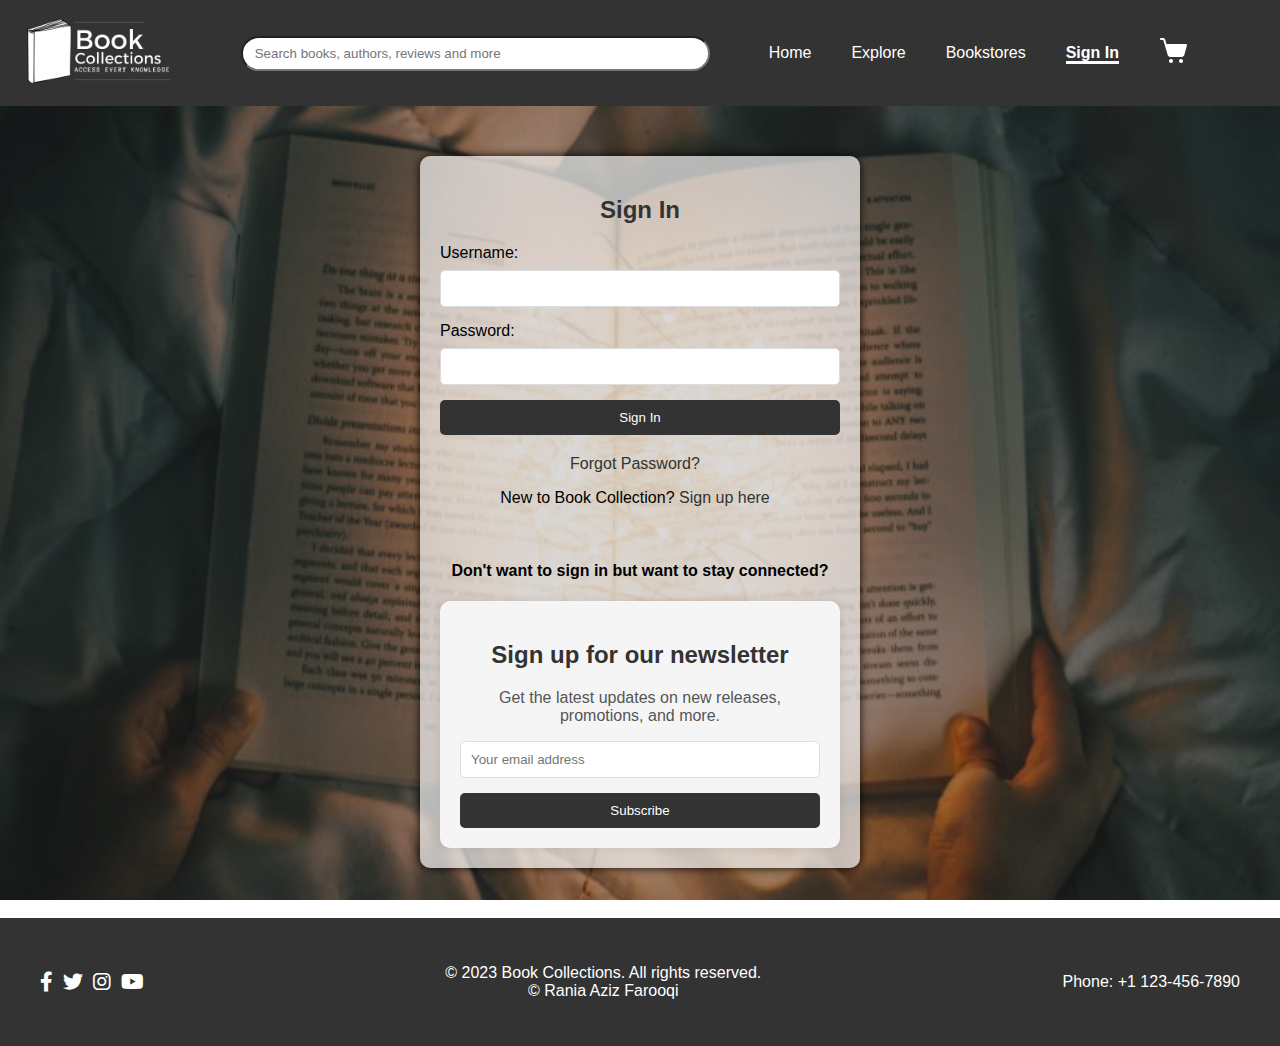
<file: signin.html>
<!DOCTYPE html>
<html lang="en">
<head>
    <meta charset="UTF-8">
    <meta name="viewport" content="width=device-width, initial-scale=1.0">
    <script src="https://cdnjs.cloudflare.com/ajax/libs/gsap/3.12.2/gsap.min.js"></script> <!--importing gsap-->
    <link rel="stylesheet" href="https://cdnjs.cloudflare.com/ajax/libs/font-awesome/6.0.0-beta2/css/all.min.css"><!--to import the icons in the footer-->
    <link rel="icon" href="bookstore-logo.png" type="image/x-icon"/> <!--setting the window icon-->
    <title>Sign In | Book Collections</title> <!--naming the tab-->
    <link rel="stylesheet" href="styles.css"> <!--attaching the stylesheet-->
    <style>
        body {
            background-image: url('signin-image.png');
            background-size: cover;
            background-attachment: fixed;
            background-position: center;
            margin: 0;
            padding: 0;
            background-color: rgb(61, 61, 61,0);
        }
        
    </style>
</head>
<body>

    <header> <!--common header among the pages-->
        <div class="top-bar">
            <div class="logo-container"> <!--logo-->
                <a href="index.html"><img src="bookstore-logo.png" alt="Bookstore Logo"></a> <!--the logo links to the index page-->
            </div>
            <div class="search-bar"> <!--search bar-->
                <input type="text" placeholder=" Search books, authors, reviews and more"> <!--text within the search bar-->
            </div>
            <div class="right-section"> <!--nav links-->
                <nav>
                    <input type="checkbox" class="toggle-menu"> <!--hamburger menu (hidden initially)-->
                    <div class="hamburger"></div>
                    <ul class="menu">
                        <li><a href="index.html">Home</a></li>
                        <li><a href="explore.html">Explore</a></li>
                        <li><a href="bookstore.html">Bookstores</a></li>
                        <li><a href="signin.html" class="active">Sign In</a></li> <!--active-->
                        <li><a href="cart.html"><img src="cart-icon.png" alt="Cart"></a></li> <!--cart icon-->
                    </ul>
                </nav>
            </div>
        </div>
    </header>

    <!--sign in section-->
    <div class="signin-container">
        <form class="signin-form fade-in">
            <h2>Sign In</h2>
            <label for="username">Username:</label>
            <input type="text" id="username" name="username" required>

            <label for="password">Password:</label>
            <input type="password" id="password" name="password" required>

            <button type="submit"><a href="cart.html">Sign In</a></button>

            <div class="additional-links">
                <a href="#">Forgot Password?</a> <!--empty link-->
                <p>New to Book Collection? <a href="#">Sign up here</a></p>
                &nbsp;
                <h4>Don't want to sign in but want to stay connected?</h4>

            </div>
        </form>

        <!--newsletter section-->
        <div class="newsletter-container fade-in">
            <h2>Sign up for our newsletter</h2>
            <p>Get the latest updates on new releases, promotions, and more.</p>
            <form class="newsletter-form">
                <input type="email" placeholder="Your email address" required>
                <button type="submit">Subscribe</button>
            </form>
        </div>
    </div>

    <a href="#" class="back-to-top"><i class="fas fa-arrow-up"></i></a> <!--this link is for displaying a back to the top button-->

    <!--common footer-->
    <footer>
      <div class="footer-content">
        <div class="social-media"><!--the icons are imported from Font Awesome Library-->
          <a href="#" class="social-link"><i class="fab fa-facebook-f"></i></a><!--the class refers to the icons form the library-->
          <a href="#" class="social-link"><i class="fab fa-twitter"></i></a>
          <a href="#" class="social-link"><i class="fab fa-instagram"></i></a>
          <a href="#" class="social-link"><i class="fab fa-youtube"></i></a>
        </div>
        <p>&copy; 2023 Book Collections. All rights reserved.<br>&copy; Rania Aziz Farooqi </p><!--The copyright-->
  
        <div class="contact-info">
          <p>Phone: +1 123-456-7890</p>
        </div>
      </div>
    </footer>

    <script src="scripts.js"></script> <!--linking external script-->
</body>
</html>
</file>
<file: styles.css>
/*BASIC STYLING-for all*/
body {
    font-family: 'Arial', sans-serif;
    margin: 0;
    padding: 0;

}

/*HEADER STYLING-for all*/
header {
    background-color: #333;
    color: #fff;
    padding: 1px;
}
.top-bar { /*navigation bar styles*/
    display: flex; /*for responsiveness*/
    justify-content: space-between;
    align-items: center;
}

.logo-container img { /*logo image styles*/
    max-height: 100px; 
    margin-left: 20px;
}

/*search bar styles*/
.search-bar { 
    flex-grow: 1;
    margin: 0 20px;
}

.search-bar input {
    width: 85%;
    padding: 8px;
    margin-left: 40px;
    border-radius: 30px;
}

/*nav links styles*/
.right-section {
    display: flex;
    align-items: center;
    margin-right: 20px;
}

.right-section a {
    margin-left: 20px;
    text-decoration: none;
    color: #fff;
}

nav ul {
    list-style: none;
    padding: 0;
    display: flex;
    justify-content:center;
    align-items: center;
    margin-right: 50px;
}

nav li {
    margin-right: 20px;
}

nav a {
    text-decoration: none; /*removes link underline*/
    color: #fff;
}

/*styles for the active link */
nav a.active {
    font-weight: bold;
    border-bottom: 3px solid #fff; 
}

/*styles for the hover effect on non-active links */
nav a:not(.active):hover {
    position: relative;
}

/*creates the line below the non-active links with an increasing animation */
nav a:not(.active)::after {
    content: '';
    position: absolute;
    bottom: -3px;
    left: 50%; /*positions the line in the middle of the link */
    width: 0;
    height: 3px;
    background-color: #fff;
    transition: width 0.3s ease-in-out;
    transform: translateX(-50%); /*centers the line */
}

/*increases the line width on hover */
nav a:not(.active):hover::after {
    width: 100%;
}

/*hamburger menu styles*/
.hamburger{
    position: relative;
    width:30px;
    margin-top: 10px;
    height: 4px;
    background-color: #fff;
    border-radius: 10px;
    cursor: pointer;
    z-index: 2; /*to show on top of everything else*/
    transition: 0.3s;
}

.hamburger::before,
.hamburger::after{ /*to create the shape of hamburger menu*/
    content:"";
    position: absolute;
    height: 4px;
    background-color: #fff;
    border-radius: 10px;
    transition: 0.3s;

}

.hamburger::before{
    width: 15px;
    top: -10px;
}

.hamburger::after{
    width: 20px;
    top: 10px;
}

.toggle-menu{
    position: absolute;
    width: 20px;
    height: 100%;
    z-index: 3;
    cursor: pointer;
    opacity: 0;
}

.hamburger, .toggle-menu{
    display: none; /*hidden initially*/
}

/*styles to change the hamburger menu into a 'x' when checked*/
.right-section input:checked ~ .hamburger { /*the center line goes transparent*/
    background: transparent;
}

/*the top and bottom lines rotate to form a 'x'*/
.right-section input:checked ~ .hamburger::before { 
    top:0;
    transform:rotate(-45deg);
    width: 30px;
}

.right-section input:checked ~ .hamburger::after {
    top:0;
    transform:rotate(45deg);
    width: 30px;

}

/*IMAGE SECTION STYLING-index.html*/
.image-section {
    display: flex;
    position: relative;
    background-color: #9AC2C6;
    overflow: hidden;
    background-image: linear-gradient( /*to apply upward linear gradient*/
        to top, #000000cf 40%, transparent  
    );
}

.canvas { /*for the cursor drawing movements*/
    position: absolute;
    top: 0;
    left: 0;
    pointer-events: none;
}
.image-section2 { /*styling for the Harry Potter banner*/
    display: flex;
    position: relative;
    background-color: #4f5467;
    background-image: radial-gradient(#9aa3c6 40%, transparent  ); /*radial gradient in the background*/
}

.hpimage,.hpimage1{
    margin-left:30px ;
    max-height: 350px;
    justify-content: center;
    align-items: center;
    margin-top: 20px;
}

/*text styles for image section*/
.text2 h1 {
    font-size: 55px;
    margin-bottom: 10px;
    text-align: center;
    color:#FFEEEA;
    font-family:'Gill Sans', 'Gill Sans MT', Calibri, 'Trebuchet MS', sans-serif;
    margin-top: 70px;
}

.text2 h3 {
    font-size: 1.5em;
    margin-bottom: 20px;
    text-align: center;
    color: #353d60;
}

.text-content {
    flex: 1;
    padding: 20px;
    text-align: left;
}

.text-content h1 {
    font-size: 55px;
    margin-bottom: 10px;
    text-align: center;
    color:#FFEEEA;
    font-family:'Gill Sans', 'Gill Sans MT', Calibri, 'Trebuchet MS', sans-serif;
}

.text-content h3 {
    font-size: 1.5em;
    margin-bottom: 20px;
    text-align: center;
    color: #84c1c7cd;
}

/*visit button styles*/
.visit-store-btn {
    border-radius: 20px;
    padding: 10px 20px;
    background-color: #333;
    color: #fff;
    border: none;
    cursor: pointer;
    margin: 40px auto; 
    display: block; 
}

.visit-store-btn:hover{ /*background color changes on hover*/
    background-color: #494949;
}

/*image styles for image section*/
.image-section img {
    max-width: 100%;
    height: auto;
}

section {
    padding: 20px;
}

/*FOOTER STYLES-for all*/
footer {
    background-color: #333;
    color: #fff;
    text-align: center;
    padding: 10px 0;
    bottom: 0;
    width: 100%;
}
.footer-content {
    display: flex; /*displays the element as a flex container */
    flex-wrap: wrap; /*allows flex items to wrap to the next line if necessary */
    justify-content: space-between; 
    align-items: center;
    max-width: 1200px; 
    margin: 0 auto; 
    padding: 20px; 
}

/*social media icons styling*/
.social-media {
    display: flex; 
    gap: 10px; 
}

.social-link {
    color: #fff; 
    font-size: 20px; 
    text-decoration: none; 
}

/*LATEST BOOKS, EXPLORE BOOKS AND LOCAL BOOKSTORES SECTIONS STYLING-index.html and explore.html*/
#latest-books,#explore,#local {
    background-color: #f5f5f5; 
    padding: 20px 40px 0px 40px;
    border-radius: 15px; 
}

/*scroller styles*/
.book-scroller {
    display: flex;
    overflow-x: scroll; /*enables scrolling on overflow*/
    background-color: #000000; 
    padding: 50px;
    margin-top: 20px;
    border-radius: 15px; 
    background-image: linear-gradient( /*adds downward linear gradient to the background of the scroller*/
        to bottom, #3d3d3d 40%, transparent  
    );
}

/*styling scrollbar */
.book-scroller::-webkit-scrollbar {
    width: 8px; /*sets the width of the scrollbar*/
}

/*styling the scroller's thumb (the slider)*/
.book-scroller::-webkit-scrollbar-thumb {
    background-color: #494949; 
    border-radius: 10px;
}

/*styling the background of the scroller's thumb (the place where the thumb slides)*/
.book-scroller::-webkit-scrollbar-track {
    background-color: #333;
    border-radius: 10px; 
}

/*styling the books inside the scroller*/
.book {
    flex: 0 0 250px; /*flex*/
    margin-right: 20px;
    text-align: center;
    position: relative;
    cursor: pointer;
    transition: transform 0.3s ease-in-out;
}

/*hover effect for the books*/
.book:hover {
    transform: scale(1.1); /*scales the book on hover */
}

/*book image styles*/
.book img {
    max-width: 100%;
    height: 200px; /*sets a fixed height for consistent image heights */
    border-radius: 8px;
    transition: transform 0.3s ease-in-out; /*applies the transition effect to the image */
}

/*hover effect for the image */
.book:hover img {
    transform: scale(1.1); /*scales the image on hover */
}

/*scroller text styles*/
.book h3,.book p {
    margin: 5px 0;
    color: #fff;
}

/*add to cart styles*/
.book .add-to-cart {
    position: relative;
    bottom: 0;
    left: 50%;
    transform: translateX(-50%);
    opacity: 0;
    transition: opacity 0.3s ease-in-out;
}

/*activating add to cart when hovered over the book*/
.book:hover .add-to-cart {
    opacity: 1;
}

/*add to cart button styles*/
.book .add-to-cart button {
    background-color: #fff;
    color: #333;
    border: none;
    padding: 8px 15px;
    border-radius: 5px;
    cursor: pointer; /*changes the cursor to a pointer*/
}

/*add to cart button hover styles*/
.book .add-to-cart button:hover {
    background-color: #ababab;
}

/*explore more section styles*/
.explore-more-container {
    text-align: center;
    margin-top: 20px;
}

/*explore more button styles*/
.explore-more-btn{
    border-radius: 30px;
    padding: 20px 50px;
    background-color: #333;
    border: none;
    cursor: pointer; /*changes the cursor to a pointer*/
    margin-bottom: 10px;
}

.explore-more-btn a{
    color: #fff;
    font-size: 15px;
    text-decoration: none;
}

.explore-more-btn:hover {
    background-color: #494949;
}

/*bookstores section styles*/
#bookstores {
    background-color: #f5f5f5;
    padding: 20px 40px;
    border-radius: 15px;
}

/*bookstore scroller styles*/
.bookstore-scroller {
    display: flex;
    overflow-x: scroll; /*enables scrolling on overflow*/
    background-color: #000000;
    padding: 50px;
    margin-top: 20px;
    border-radius: 15px;
    background-image: linear-gradient( /*applies a downward gradient to the scroller*/
        to bottom, #3d3d3d 40%, transparent  
    );
}

/*styling the scrollbar for the bookstore scroller */
.bookstore-scroller::-webkit-scrollbar {
    width: 8px;
}

/*styling the scroller's thumb (the slider)*/
.bookstore-scroller::-webkit-scrollbar-thumb {
    background-color: #494949;
    border-radius: 10px;
}

/*styling the background of the scroller's thumb (the place where the thumb slides)*/
.bookstore-scroller::-webkit-scrollbar-track {
    background-color: #333;
    border-radius: 10px;
}

/*styling the bookstores inside the scroller*/
.bookstore {
    flex: 0 0 250px;
    margin-right: 20px;
    text-align: center;
    position: relative;
    cursor: pointer;
    transition: transform 0.3s ease-in-out;
}

/*hover effect for the bookstore*/
.bookstore:hover {
    transform: scale(1.1);
}

/*book image styles*/
.bookstore img {
    width: 200px;
    height: 200px;
    border-radius: 8px;
    transition: transform 0.3s ease-in-out;
}

/*hover effect for the bookstore item image */
.bookstore:hover img {
    transform: scale(1.1);
}

/*scroller text styles*/
.bookstore h3,.bookstore p {
    margin: 5px 0;
    color: #fff;
}

/*BACK TO TOP STYLING-for all*/
.back-to-top {
    position: fixed; /*fix the position of the button*/
    bottom: 20px; 
    right: 20px; 
    display: none; /*initially hide the button */
    width: 40px; 
    height: 40px; 
    background-color: #333; 
    color: #fff; 
    border-radius: 50%; 
    text-align: center; 
    line-height: 40px; 
    font-size: 20px; 
    z-index: 9999; /*setting a high z-index to ensure the button appears on top of other elements*/
}

/*styles for when the mouse hovers over the button*/
.back-to-top:hover {
    background-color: #383838; /*change the background color when hovering*/
}

/*styles for when the button is shown*/
.back-to-top.show {
    display: block; /*show the button when the show class is applied*/
}

/*additional styles for Font Awesome icons*/
.fab {
    font-size: inherit; /*makes elements with the class "fab" inherit the font size of their parent elements*/
}

/*SIGN IN CONTAINER STYLES-signin.html*/
.signin-container {
    max-width: 400px;
    margin: 50px auto;
    padding: 20px;
    background-color: rgb(245, 245, 245,0.7);
    border-radius: 10px;
    box-shadow: 0 0 10px rgba(0, 0, 0, 0.9);
}

/*sign in form styles*/
.signin-form {
    display: flex;
    flex-direction: column; /*to make the content be in a column*/
}

.signin-form h2 {
    text-align: center;
    margin-bottom: 20px;
    color: #333;
}

.signin-form label {
    margin-bottom: 8px;
}

.signin-form input {
    padding: 10px;
    margin-bottom: 15px;
    border: 1px solid #ddd;
    border-radius: 5px;
}

.signin-form button {
    padding: 10px;
    background-color: #333;
    border: none;
    border-radius: 5px;
    cursor: pointer;
}
.signin-form button a{
    color: #fff;
    text-decoration: none;
}

.signin-form button:hover { /*sign in button hover styles*/
    background-color: #494949;
}

/*styles for the additional links*/
.additional-links {
    text-align: center;
    margin-top: 20px;
}

.additional-links a {
    color: #333;
    text-decoration: none;
    margin-right: 10px;
}

/*NEWSLETTER SECTION STYLES-index.html and signin.html*/
.newsletter-section {
    display: flex;
    justify-content: space-between;
    max-width: 1200px;
    margin: 50px auto;
}

/*newsletter image styles*/
.newsletter-image {
    flex: 0 0 45%; /*adjusting the width of the image section */
}

.newsletter-image img {
    width: 100%;
    border-radius: 10px;
}

.newsletter-container {
    flex: 0 0 50%; /*adjusting the width of the container section */
    padding: 20px;
    background-color: #f5f5f5;
    border-radius: 10px;
    box-shadow: 0 0 10px rgba(0, 0, 0, 0.1);
}

/*newsletter text styles*/
.newsletter-container h2 {
    text-align: center;
    margin-bottom: 20px;
    color: #333;
}

.newsletter-container p {
    text-align: center;
    color: #555;
}

/*styling for the newsletter form*/
.newsletter-form {
    display: flex; /*display flex for responsiveness*/
    flex-direction: column;
}

/*form input styles*/
.newsletter-form input {
    padding: 10px;
    margin-bottom: 15px;
    border: 1px solid #ddd;
    border-radius: 5px;
}

/*form button styles*/
.newsletter-form button {
    padding: 10px;
    background-color: #333;
    color: #fff;
    border: none;
    border-radius: 5px;
    cursor: pointer;
}

.newsletter-form button:hover { /*button hover effect*/
    background-color: #494949;
}

/*CART SECTION STYLES-cart.html*/
.cart-page {
    max-width: 1000px; /*setting max-width for a good user experience*/
    margin: 40px auto;
    padding: 10px;
}

.cart-items { /*styling the container of the cart cards*/
    display: flex;
    flex-wrap: wrap; /*wraps around when resized*/
    gap:0px;
}

.cart-item { /*styling the individual cart cards*/
    flex: 30%; /*to display three in a row*/
    border: 1px solid #ddd;
    background-color: #fff;
    padding: 15px;
    border-radius: 10px;
    box-shadow: 0 0 10px rgba(0, 0, 0, 0.2); 
    position: relative;
    overflow: hidden;
    transition: transform 0.3s;
}

/*cart item hover styles*/
.cart-item:hover { /*scales and comes on top when hovered upon*/
    transform: scale(1.05);
    z-index: 1;
}

.cart-item:hover .remove-btn {
    opacity: 1;
}

/*remove from the cart button styles*/
.remove-btn {
    position: absolute;
    bottom: 0;
    left: 0;
    width: 100%;
    background-color: rgba(255, 0, 0, 0.8); /*some transparency*/
    color: #fff;
    text-align: center;
    padding: 10px;
    opacity: 0;
    transition: opacity 0.3s;
}

/*remove from the cart button hover styles*/
.remove-btn:hover {
    cursor: pointer; /*changes the cursor to a pointer*/
    background-color: rgba(255, 0, 0, 1); /*fully opaque on hover */
}

/*cart item image styles*/
.cart-item img {
    width: 100%;
    height: 450px;
    border-radius: 8px;
    margin-bottom: 10px;
}

/*cart item text styless*/
.cart-item-details h3 {
    margin-bottom: 5px;
}

.cart-item-details p {
    color: #555;
    margin-bottom: 5px;
}

/*checkout section styles*/
.cart-summary {
    margin-top: 20px;
    padding: 20px;
    background-color: #f5f5f5;
    border-radius: 10px;
    box-shadow: 0 0 10px rgba(0, 0, 0, 0.1);
}

/*checkout button styles*/
.checkout-btn {
    border-radius: 30px;
    padding: 15px 30px;
    background-color: #333;
    color: #fff;
    border: none;
    cursor: pointer; /*changes the cursor to a pointer*/
    margin-top: 10px;
}

/*checkout button hover styles*/
.checkout-btn:hover {
    background-color: #494949;
}

/*FADE IN STYLES-for all*/
.fade-in {
    opacity: 0;
    transition: opacity 1s ease-in-out;
}

/*styles if element is visible state */
.visible {
    opacity: 1;
}

/*PROFILE PICTURE STYLES-cart.html */
.profile-container {
    width: 40px; 
    height: 40px; 
    border-radius: 50%; /*make the container a circle */
    overflow: hidden; /*hide the overflow to create a circle */
}

.profile-container img {
    width: 100%; 
    height: auto; /*maintain the aspect ratio */
    border-radius: 50%; /*make the image itself a circle */
}

/*BOOKSTORE SECTION STYLES-bookstore.html*/
.bookstore-section {
    display: flex; /*for responsiveness*/
    overflow: hidden;
    background-color: #000000;
    padding: 20px;
    margin: 20px 50px;
    border-radius: 15px;
    background-image: linear-gradient( /*downward linear gradient*/
        to bottom, #3d3d3d 40%, transparent  
    );
    transition: transform 0.3s ease-out;
}

/*bookstore section hover styles*/
.bookstore-section:hover {
    transform: scale(1.05);
}

/*styles for the text in bookstore section*/
.bookstore-info {
    flex: 1;
    color: white;
}

/*bookstore section image styles*/
.bookstore-images {
    display: flex;
    align-items: center;
}

.bookstore-images img {
    width: 170px;
    height: 250px;
    object-fit: cover;
    margin-right: 20px;
    border-radius: 10px;
}

.bookstore-images .store{
    width: 250px;
    height: 250px;
    object-fit: cover;
    margin-right: 20px;
    border-radius: 10px;
}

svg{
    width: 25px;
}


/*SLIDER STYLES-explore.html (referenced from YouTube)*/
.slider{
    height: 100vh;
    position: relative;
    color: #eee;
}

.slider .list .item{
    position: absolute;
    inset: 0 0 0 0;
    overflow: hidden;
    opacity: 0;
    transition: .5s;
}

/*styles for the slider to cover the area*/
.slider .list .item img{
    width: 100%;
    height: 100%;
    object-fit: cover;
}

.slider .list .item::after{
    content: '';
    width: 100%;
    height: 100%;
    position: absolute;
    left: 0;
    bottom: 0;
    background-image: linear-gradient( /*upward linear gradient*/
        to top, #000 40%, transparent
    );
}

.slider .list .item .content{
    position: absolute;
    left: 5%;
    top: 10%;
    width: 1100px;
    max-width: 80%;
    z-index: 1;
}

.slider .list .item .content p:nth-child(1){
    text-transform: uppercase; /*makes the text uppercase*/
    letter-spacing: 10px;
}

/*slider text styles*/
.slider .list .item .content h2{
    font-size: 90px;
    margin: 0;
}

/*styles for active item*/
.slider .list .item.active{
    opacity: 1;
    z-index: 10;
}

/*keyframes for the text slide in*/
@keyframes showContent {
    to{
        transform: translateY(0);
        filter: blur(0);
        opacity: 1;
    }
}

/*applying the animation*/
.slider .list .item.active p:nth-child(1),
.slider .list .item.active h2,
.slider .list .item.active p:nth-child(3){
    transform: translateY(30px);
    filter: blur(20px);
    opacity: 0;
    animation: showContent .5s .7s ease-in-out 1 forwards;
}

/*slider animation settings*/
.slider .list .item.active h2{
    animation-delay: 1s;
}

.slider .list .item.active p:nth-child(3){
    animation-duration: 1.3s;
}

/*slider arrows styles*/
.arrows{
    position: absolute;
    top: 30%;
    right: 50px;
    z-index: 100;
}

.arrows button{
    background-color: #eee5;
    border: none;
    font-family: monospace;
    width: 40px;
    height: 40px;
    border-radius: 5px;
    font-size: x-large;
    color: #eee;
    transition: .5s;
}

/*slider arrow hover styles*/
.arrows button:hover{
    background-color: #eee;
    color: black;
}

/*styles for the book cover thumbnails*/
.thumbnail{
    position: absolute;
    bottom: 50px;
    z-index: 11;
    display: flex;
    gap: 10px;
    width: 100%;
    height: 250px;
    padding: 0 50px;
    box-sizing: border-box;
    overflow: auto;
    justify-content: center;
}

/*slider scrollbar settings*/
.thumbnail::-webkit-scrollbar{
    width: 0;
}

/*slider image styles*/
.thumbnail .item{
    width: 150px;
    height: 220px;
    filter: brightness(.5);
    transition: .5s;
    flex-shrink: 0;
}

.thumbnail .item img{
    width: 100%;
    height: 100%;
    object-fit: cover;
    border-radius: 10px;
}

.thumbnail .item.active{
    filter: brightness(1.5);
}

.thumbnail .item .content{
    position: absolute;
    inset: auto 10px 10px 10px;
}

/*media queries*/
@media screen and (max-width: 678px) { /*for screen width under 678px (for the slider)*/
    .thumbnail{
        justify-content: start; /*changes the thumbnails place*/
    }
    .slider .list .item .content h2{
        font-size: 50px; /*reduces font size*/
    }
    .arrows{
        top: 10%;
    }
}

@media only screen and (max-width: 480px) { /*for screen width under 480px (first required breakpoint)*/
    .search-bar {
        display: none; /*search bar disappears*/
    }

    .right-section {
        flex-direction: column; /*the nav bar becomes a column for the hamburger menu*/
        align-items: flex-end;
    }
    .image-section img{
        display: none; /*images in the image section disappears*/
    }
    
    .image-section2 img{
        width:auto; /*images in the Harry Potter*/
        height: 100%;
    }

    .back-to-top{ /*back to the top shifts completely to the right*/
        left:100%;
    }

    .newsletter-section,.image-section,.image-section2{
        flex-direction: column; /*the newsletter section and image sections become a column*/
    }

    .text2{
        margin: 5px;
    }

    .book-scroller,.bookstore-scroller{
        margin: 0px -20px; /*added margins for the scrollers*/
    }

    .footer-content{
        text-align: center;
        flex-direction: column; /*footer becomes a column*/
    }

    .cart-items, .bookstore-section, .bookstore-images{
        flex-direction: column; /*items in a cart and bookstore sections become a column*/
    }

    .slider{
        height:1100px; /*height of the slider increases*/
    }

    .bookstore-images{
        align-items: center;
        justify-content: center;
        margin-left: 20px;
    }

    .store{
        margin-bottom: 20px;
        max-width: 300px;
    }

    .hamburger,.toggle-menu{
        display: block; /*the hamburger menu appears*/
    }

    nav ul{ /*navigation links arranged according to the hamburger menu*/
        justify-content: start;
        flex-direction: column;
        align-items: center;
        position: fixed;
        top: 80px;
        right: -50px;
        width: 300px;
        height: 100%;
        background: #333;
        z-index: 2;
    }

    nav ul li{
        padding: 50px;
    }

}

@media only screen and (min-width: 481px) and (max-width: 1024px) { /*for screen widths under 1024px and above 480px (second required breakpoint)*/
    .search-bar {
        display: none; /*search bar disappears*/
    }

    /*styling cart.html for better user experience*/
    .cart-items{
        display: inline-flex;
    }

    .cart-page{
        margin: 0 50px;

    }

    .cart-item{
        width: 400px;
    }

    .image-section2{
        flex-direction: column; /*the Harry Potter banner becomes a column*/
    }

    .image-section2 img{
        width:60%;
        margin-left: 160px;
    }
    .image-section img{
        display: none; /*images in the image section disappear*/
    }

    .bookstore-info{
        margin-right: 20px;
    }
    
}

@media only screen and (max-width: 650px) { /*for screen widths below 650*/
    *{
        box-sizing: border-box;
    }

    .hamburger,.toggle-menu{ /*hamburger menu appears*/
        display: block;
    }

    /*hamburger menu and nav links styling*/
    .right-section input:checked ~ .menu {
        right:-50px;
    }  

    .right-section input:not(:checked) ~ .menu {
        display: none;
    }   

    nav ul{
        justify-content: start;
        flex-direction: column;
        align-items: center;
        position: absolute;
        top: 80px;
        right: -350px;
        width: 300px;
        height: 110%;
        background: #333;
        z-index: 2000;
        
    }

    nav ul li{
        padding: 40px;
    }

}

@media only screen and (min-width: 1025px) { /*for screen widths above 1024px (third required breakpoint)*/
    nav ul {
        margin-right: 50px;
    }
}
</file>
